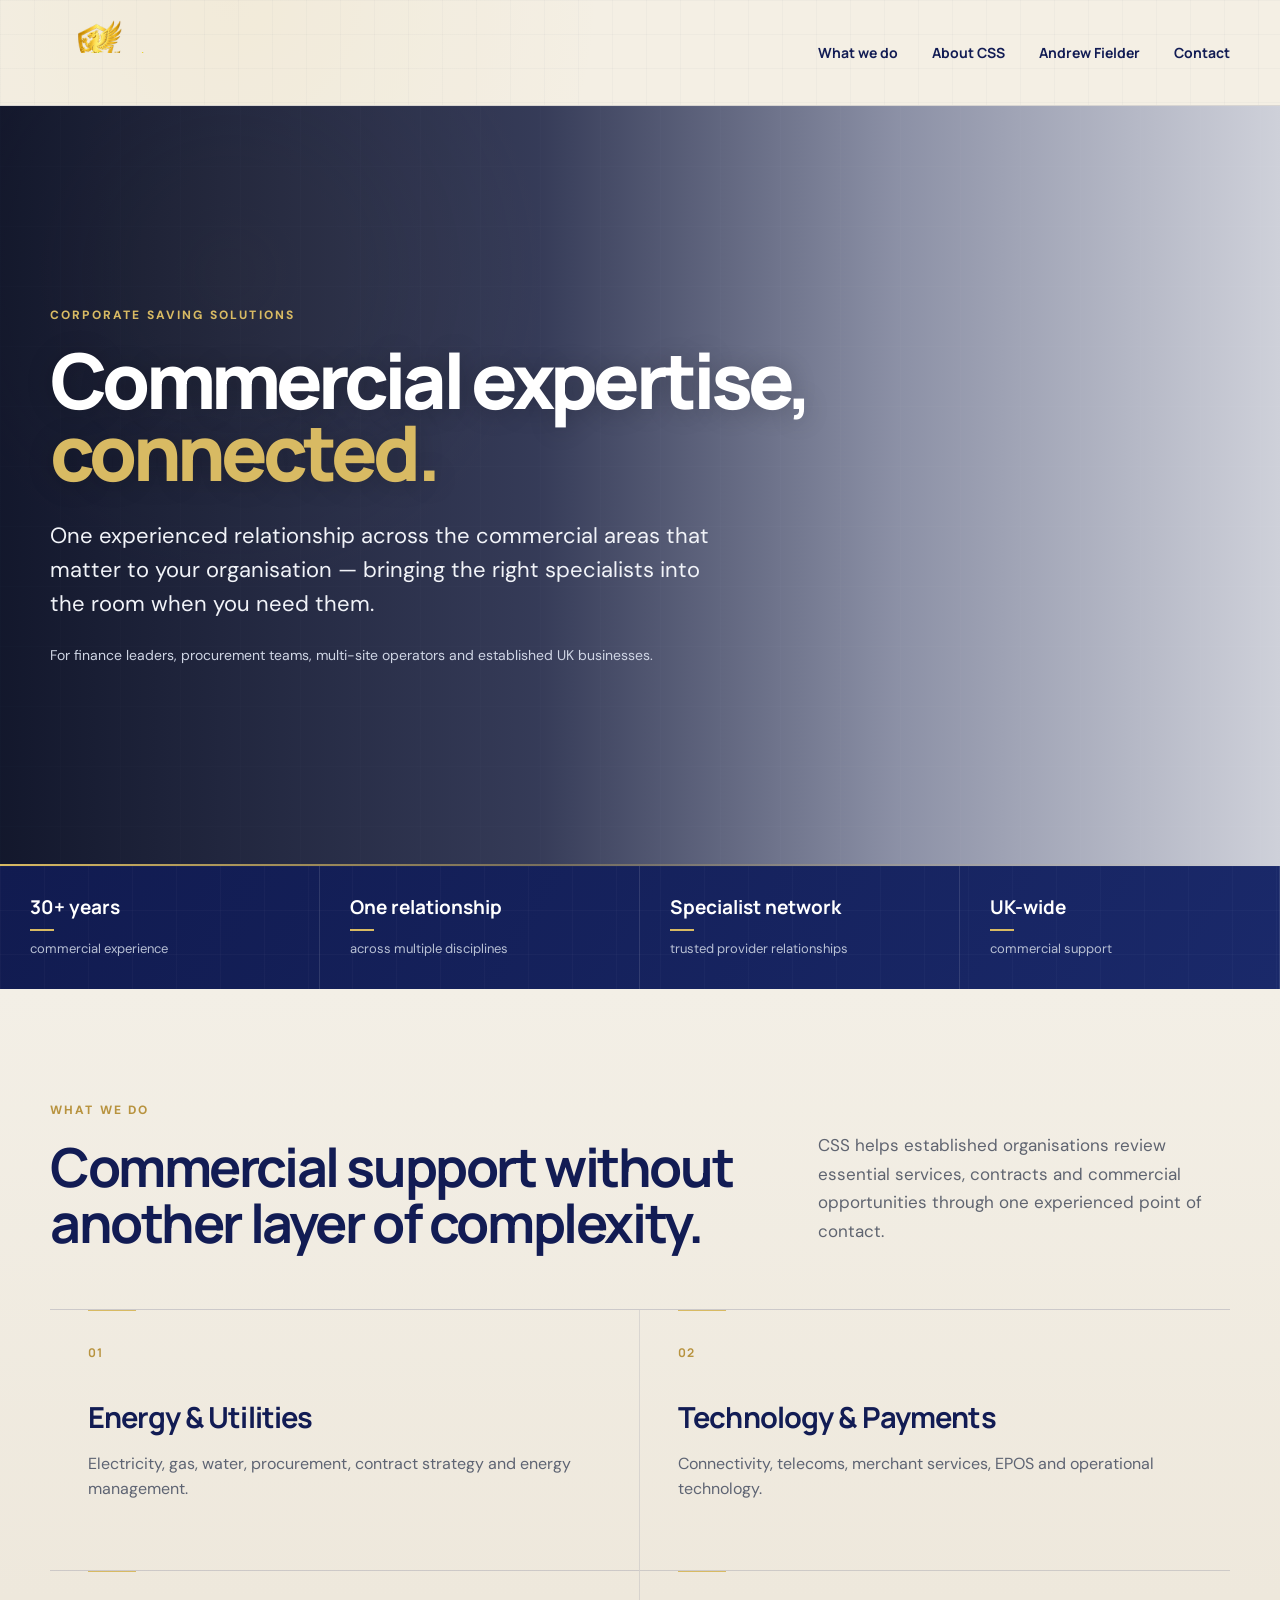
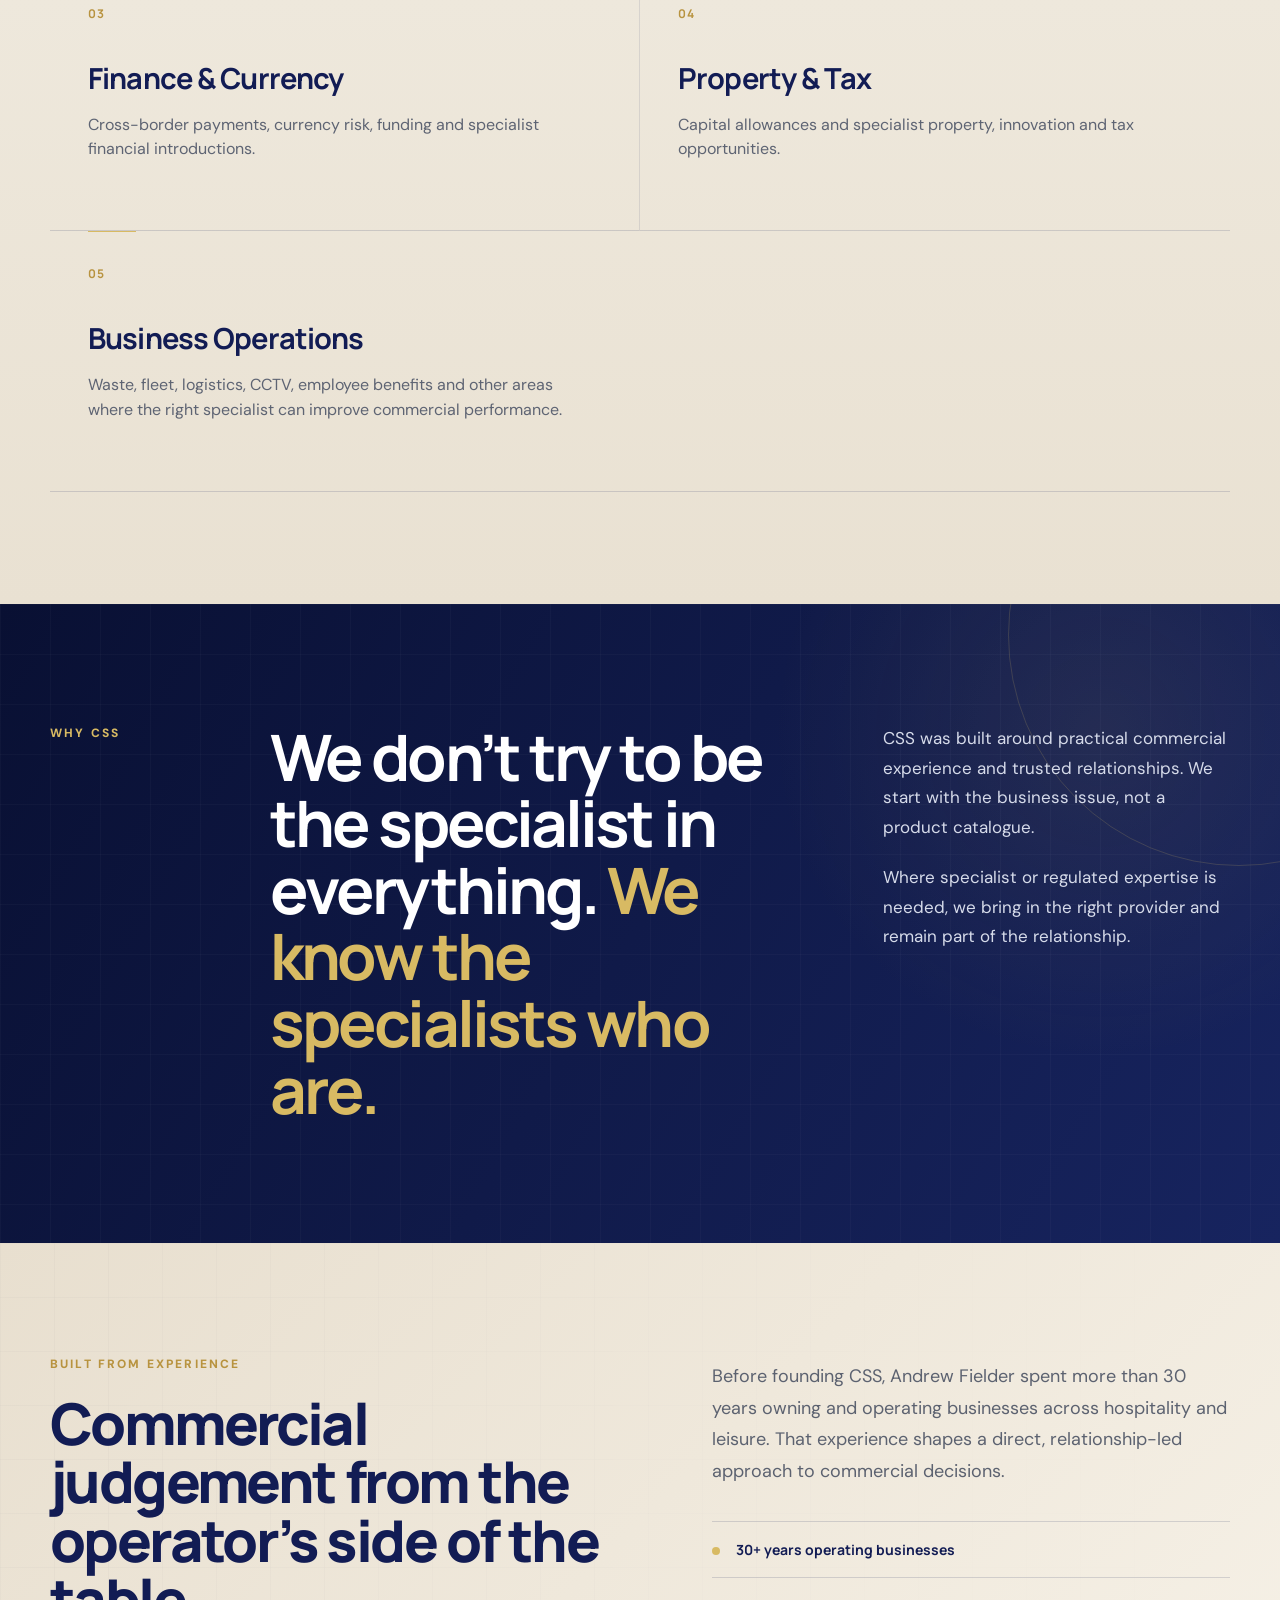
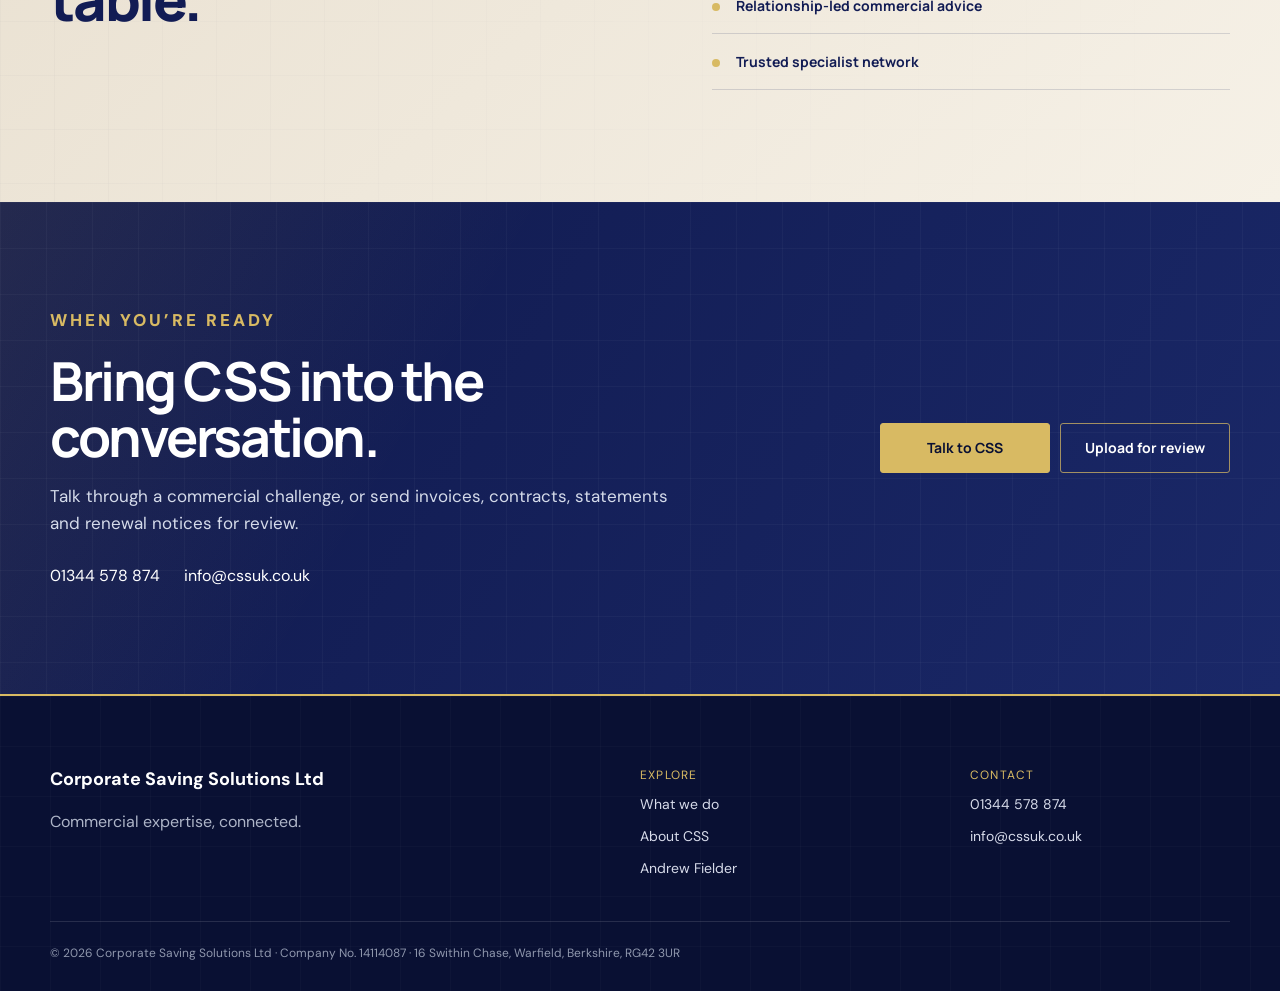
<file: index.html>
<!doctype html><html lang="en"><head><meta charset="utf-8"><meta name="viewport" content="width=device-width,initial-scale=1"><title>Corporate Saving Solutions | Commercial expertise, connected.</title><meta name="description" content="Corporate Saving Solutions connects established organisations with trusted specialists across utilities, technology, payments, finance, property and operations."><link rel="preconnect" href="https://fonts.googleapis.com"><link rel="preconnect" href="https://fonts.gstatic.com" crossorigin><link href="https://fonts.googleapis.com/css2?family=DM+Sans:wght@400;500;600;700&family=Manrope:wght@500;600;700;800&display=swap" rel="stylesheet"><link rel="stylesheet" href="styles.css"><link rel="stylesheet" href="refresh.css"><link rel="stylesheet" href="logo-fix.css?v=2"></head><body><header class="site-header"><a class="brand" href="#top"><img src="public/css-logo.png?v=20260914e" alt="Corporate Saving Solutions"></a><button class="nav-toggle" aria-label="Open menu">Menu</button><nav><a href="#services">What we do</a><a href="#about">About CSS</a><a href="#andrew">Andrew Fielder</a><a href="#contact">Contact</a></nav></header><main id="top"><section class="home-hero"><div class="home-hero-copy"><div class="hero-copy-inner"><p class="kicker">Corporate Saving Solutions</p><h1>Commercial expertise, <em>connected.</em></h1><p class="hero-intro">One experienced relationship across the commercial areas that matter to your organisation — bringing the right specialists into the room when you need them.</p><p class="hero-audience">For finance leaders, procurement teams, multi-site operators and established UK businesses.</p></div></div></section><section class="proof-bar"><div><strong>30+ years</strong><span>commercial experience</span></div><div><strong>One relationship</strong><span>across multiple disciplines</span></div><div><strong>Specialist network</strong><span>trusted provider relationships</span></div><div><strong>UK-wide</strong><span>commercial support</span></div></section><section class="section services-home" id="services"><div class="wrap"><div class="section-intro-row"><div><p class="kicker dark-kicker">What we do</p><h2>Commercial support without another layer of complexity.</h2></div><p>CSS helps established organisations review essential services, contracts and commercial opportunities through one experienced point of contact.</p></div><div class="service-grid premium-grid"><article class="service-tile"><span>01</span><h3>Energy & Utilities</h3><p>Electricity, gas, water, procurement, contract strategy and energy management.</p></article><article class="service-tile"><span>02</span><h3>Technology & Payments</h3><p>Connectivity, telecoms, merchant services, EPOS and operational technology.</p></article><article class="service-tile"><span>03</span><h3>Finance & Currency</h3><p>Cross-border payments, currency risk, funding and specialist financial introductions.</p></article><article class="service-tile"><span>04</span><h3>Property & Tax</h3><p>Capital allowances and specialist property, innovation and tax opportunities.</p></article><article class="service-tile wide-tile"><span>05</span><h3>Business Operations</h3><p>Waste, fleet, logistics, CCTV, employee benefits and other areas where the right specialist can improve commercial performance.</p></article></div></div></section><section class="statement-section" id="about"><div class="wrap statement-grid"><p class="kicker gold-kicker">Why CSS</p><h2>We don’t try to be the specialist in everything. <em>We know the specialists who are.</em></h2><div class="statement-copy"><p>CSS was built around practical commercial experience and trusted relationships. We start with the business issue, not a product catalogue.</p><p>Where specialist or regulated expertise is needed, we bring in the right provider and remain part of the relationship.</p></div></div></section><section class="experience-section" id="andrew"><div class="wrap experience-grid"><div><p class="kicker dark-kicker">Built from experience</p><h2>Commercial judgement from the operator’s side of the table.</h2></div><div><p>Before founding CSS, Andrew Fielder spent more than 30 years owning and operating businesses across hospitality and leisure. That experience shapes a direct, relationship-led approach to commercial decisions.</p><div class="experience-points"><span>30+ years operating businesses</span><span>Relationship-led commercial advice</span><span>Trusted specialist network</span></div></div></div></section><section class="conversion-section" id="contact"><div class="wrap conversion-grid"><div><p class="kicker gold-kicker">When you’re ready</p><h2>Bring CSS into the conversation.</h2><p>Talk through a commercial challenge, or send invoices, contracts, statements and renewal notices for review.</p><div class="contact-lines"><a href="tel:01344578874">01344 578 874</a><a href="mailto:info@cssuk.co.uk">info@cssuk.co.uk</a></div></div><div class="conversion-actions"><a class="button primary" href="mailto:info@cssuk.co.uk">Talk to CSS</a><a class="button secondary" href="upload.html">Upload for review</a></div></div></section></main><footer><div class="wrap premium-footer"><div><strong>Corporate Saving Solutions Ltd</strong><p>Commercial expertise, connected.</p></div><div><span>Explore</span><a href="#services">What we do</a><a href="#about">About CSS</a><a href="#andrew">Andrew Fielder</a></div><div><span>Contact</span><a href="tel:01344578874">01344 578 874</a><a href="mailto:info@cssuk.co.uk">info@cssuk.co.uk</a></div></div><div class="wrap legal">© 2026 Corporate Saving Solutions Ltd · Company No. 14114087 · 16 Swithin Chase, Warfield, Berkshire, RG42 3UR</div></footer><script src="script.js"></script></body></html>
</file>
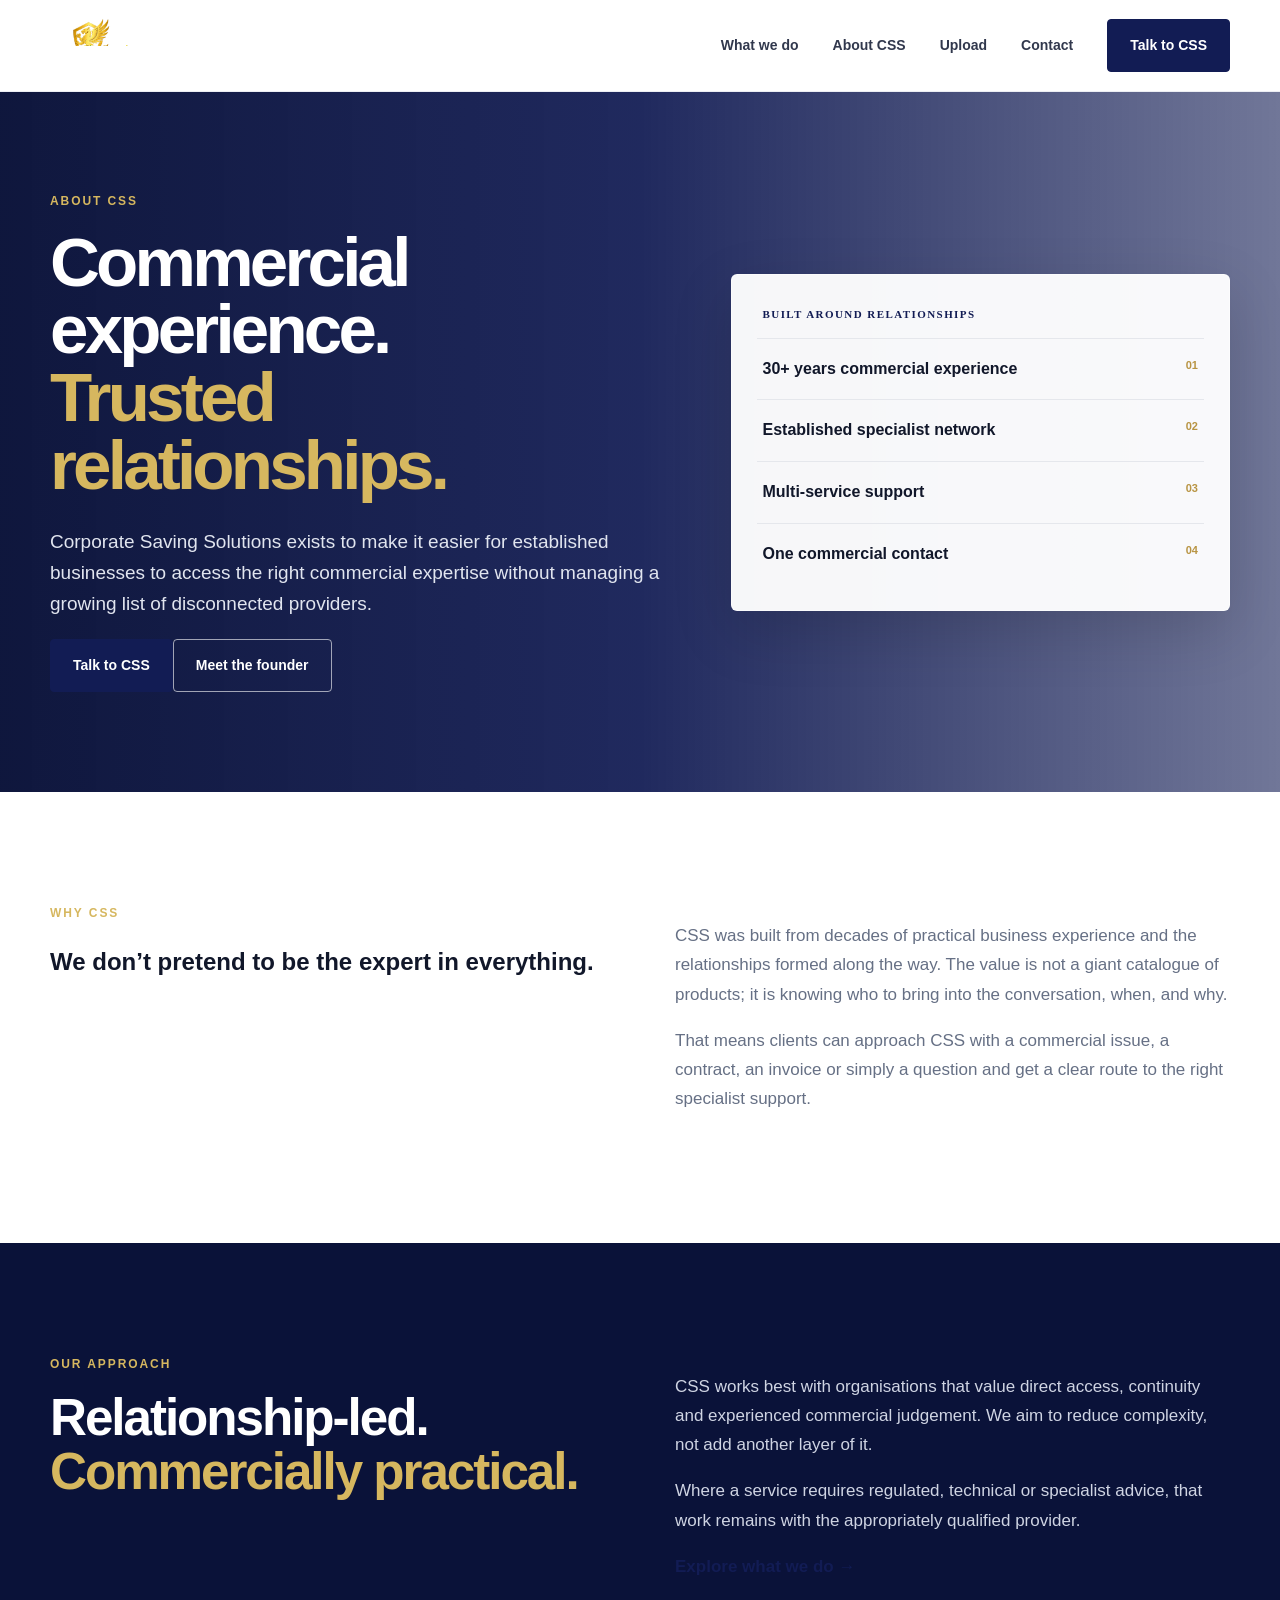
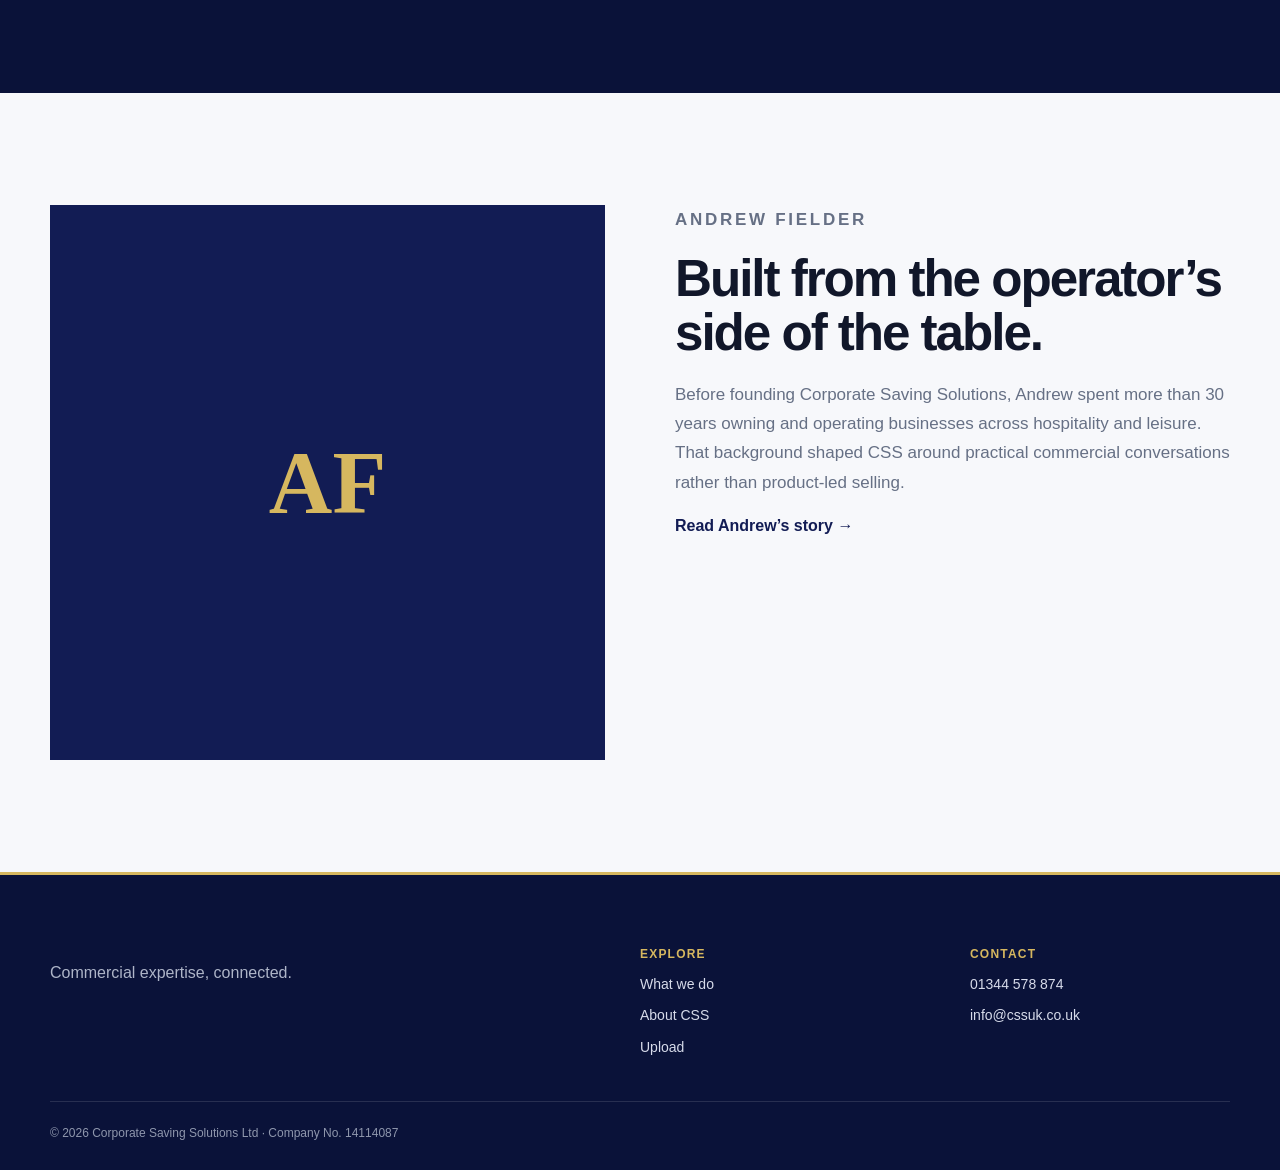
<file: about.html>
<!doctype html><html lang="en"><head><meta charset="utf-8"><meta name="viewport" content="width=device-width,initial-scale=1"><title>About CSS | Corporate Saving Solutions</title><meta name="description" content="About Corporate Saving Solutions and its relationship-led approach to commercial services."><link rel="stylesheet" href="styles.css"></head><body><header class="site-header"><a class="brand" href="index.html"><img src="https://cssuk.co.uk/wp-content/uploads/2024/11/Capture-e1727956403938.png" alt="Corporate Saving Solutions"></a><button class="nav-toggle" aria-label="Open menu" onclick="document.body.classList.toggle('menu-open')">☰</button><nav><a href="what-we-do.html">What we do</a><a href="about.html">About CSS</a><a href="upload.html">Upload</a><a href="contact.html">Contact</a><a class="btn btn-small" href="contact.html">Talk to CSS</a></nav></header><main><section class="hero"><div class="hero-grid"></div><div class="hero-orb hero-orb-a"></div><div class="wrap hero-inner"><div class="hero-copy"><p class="eyebrow">About CSS</p><h1>Commercial experience.<br><span>Trusted relationships.</span></h1><p class="lead">Corporate Saving Solutions exists to make it easier for established businesses to access the right commercial expertise without managing a growing list of disconnected providers.</p><div class="hero-actions"><a class="btn" href="contact.html">Talk to CSS</a><a class="btn btn-ghost" href="founder.html">Meet the founder</a></div></div><aside class="hero-card"><div class="hero-card-top"><span class="dot"></span><span>Built around relationships</span></div><div class="signal"><span>30+ years commercial experience</span><b>01</b></div><div class="signal"><span>Established specialist network</span><b>02</b></div><div class="signal"><span>Multi-service support</span><b>03</b></div><div class="signal"><span>One commercial contact</span><b>04</b></div></aside></div></section><section class="section"><div class="wrap split"><div><p class="eyebrow">Why CSS</p><h2>We don’t pretend to be the expert in everything.</h2></div><div class="body-copy"><p>CSS was built from decades of practical business experience and the relationships formed along the way. The value is not a giant catalogue of products; it is knowing who to bring into the conversation, when, and why.</p><p>That means clients can approach CSS with a commercial issue, a contract, an invoice or simply a question and get a clear route to the right specialist support.</p></div></div></section><section class="section dark"><div class="wrap split"><div><p class="eyebrow light">Our approach</p><h2>Relationship-led.<br><span>Commercially practical.</span></h2></div><div class="body-copy"><p>CSS works best with organisations that value direct access, continuity and experienced commercial judgement. We aim to reduce complexity, not add another layer of it.</p><p>Where a service requires regulated, technical or specialist advice, that work remains with the appropriately qualified provider.</p><a class="text-link light-link" href="what-we-do.html">Explore what we do →</a></div></div></section><section class="section founder"><div class="wrap founder-grid"><div class="founder-mark">AF</div><div><p class="eyebrow">Andrew Fielder</p><h2>Built from the operator’s side of the table.</h2><p>Before founding Corporate Saving Solutions, Andrew spent more than 30 years owning and operating businesses across hospitality and leisure. That background shaped CSS around practical commercial conversations rather than product-led selling.</p><a class="text-link" href="founder.html">Read Andrew’s story →</a></div></div></section></main><footer><div class="wrap footer-grid"><div class="footer-brand"><img src="https://cssuk.co.uk/wp-content/uploads/2024/11/Capture-e1727956403938.png" alt="Corporate Saving Solutions"><p>Commercial expertise, connected.</p></div><div><strong>Explore</strong><a href="what-we-do.html">What we do</a><a href="about.html">About CSS</a><a href="upload.html">Upload</a></div><div><strong>Contact</strong><a href="tel:01344578874">01344 578 874</a><a href="mailto:info@cssuk.co.uk">info@cssuk.co.uk</a></div></div><div class="wrap legal">© 2026 Corporate Saving Solutions Ltd · Company No. 14114087</div></footer><script src="script.js"></script></body></html>
</file>
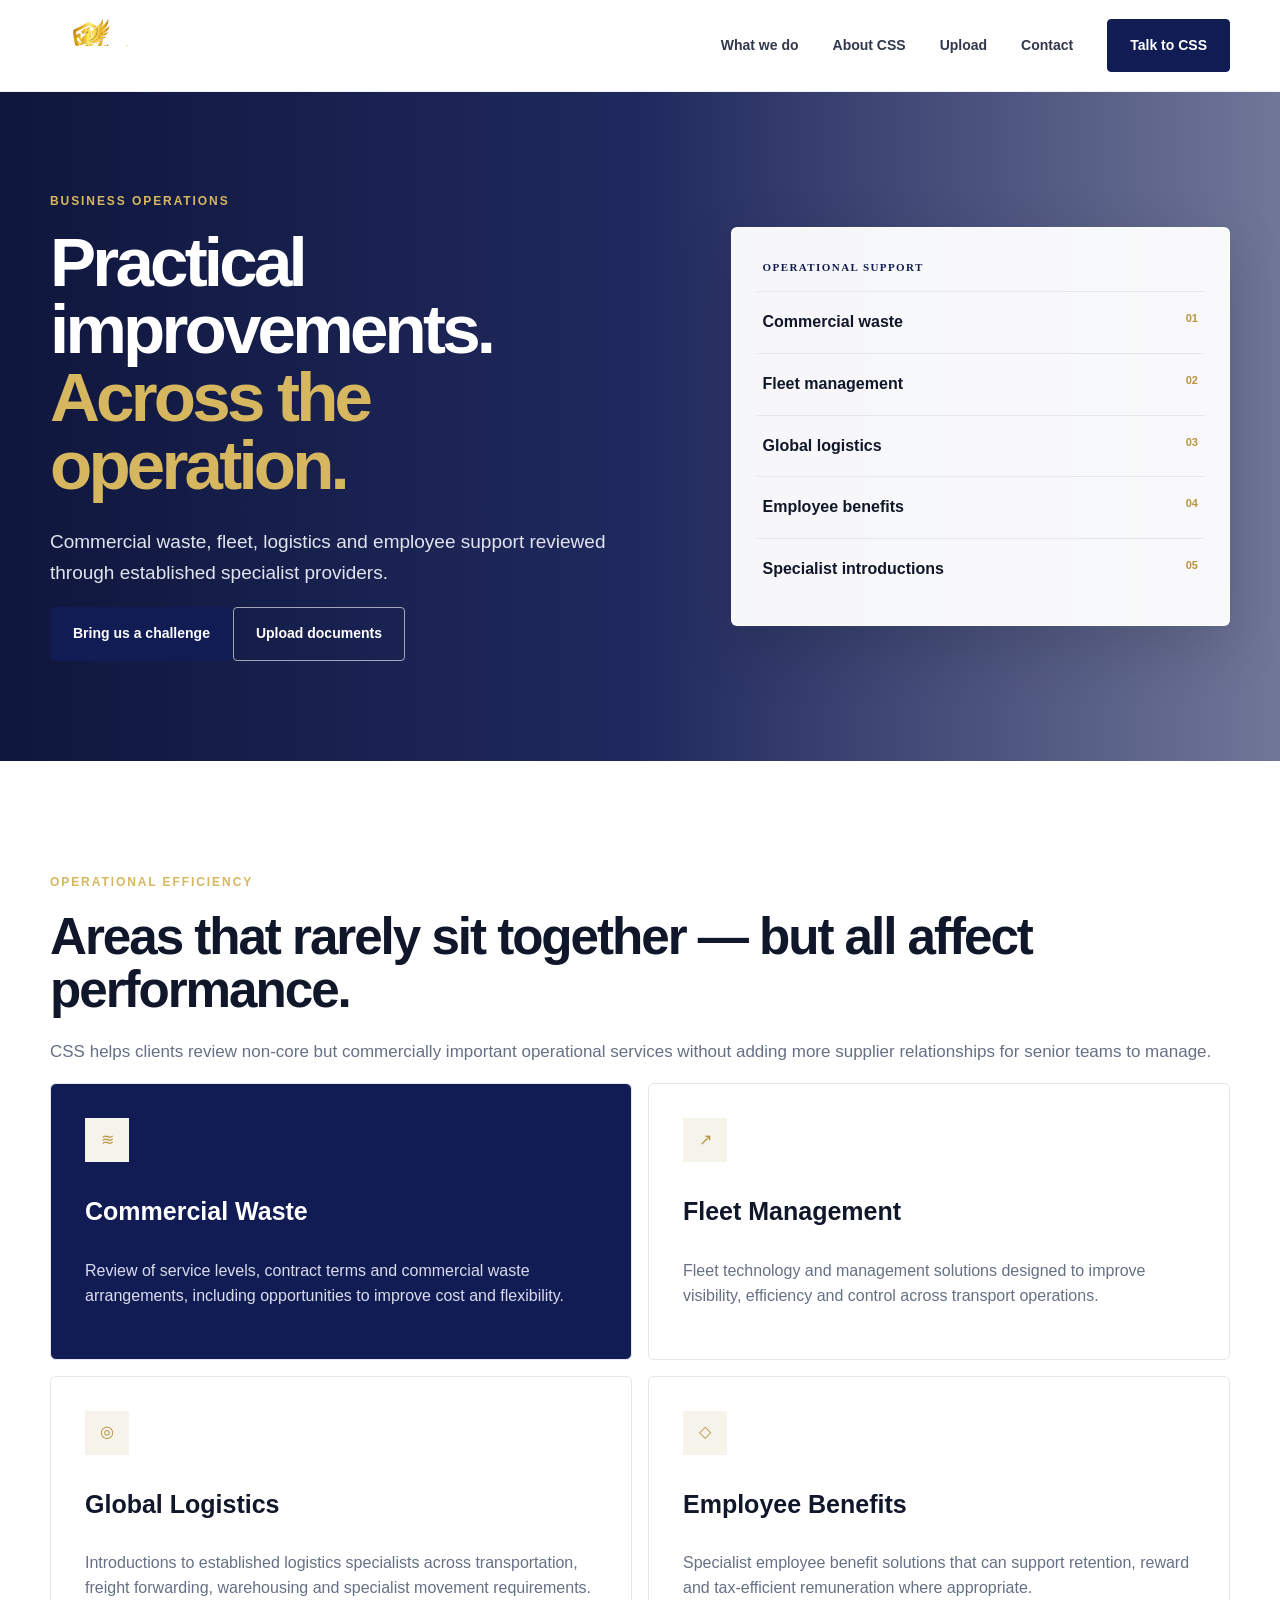
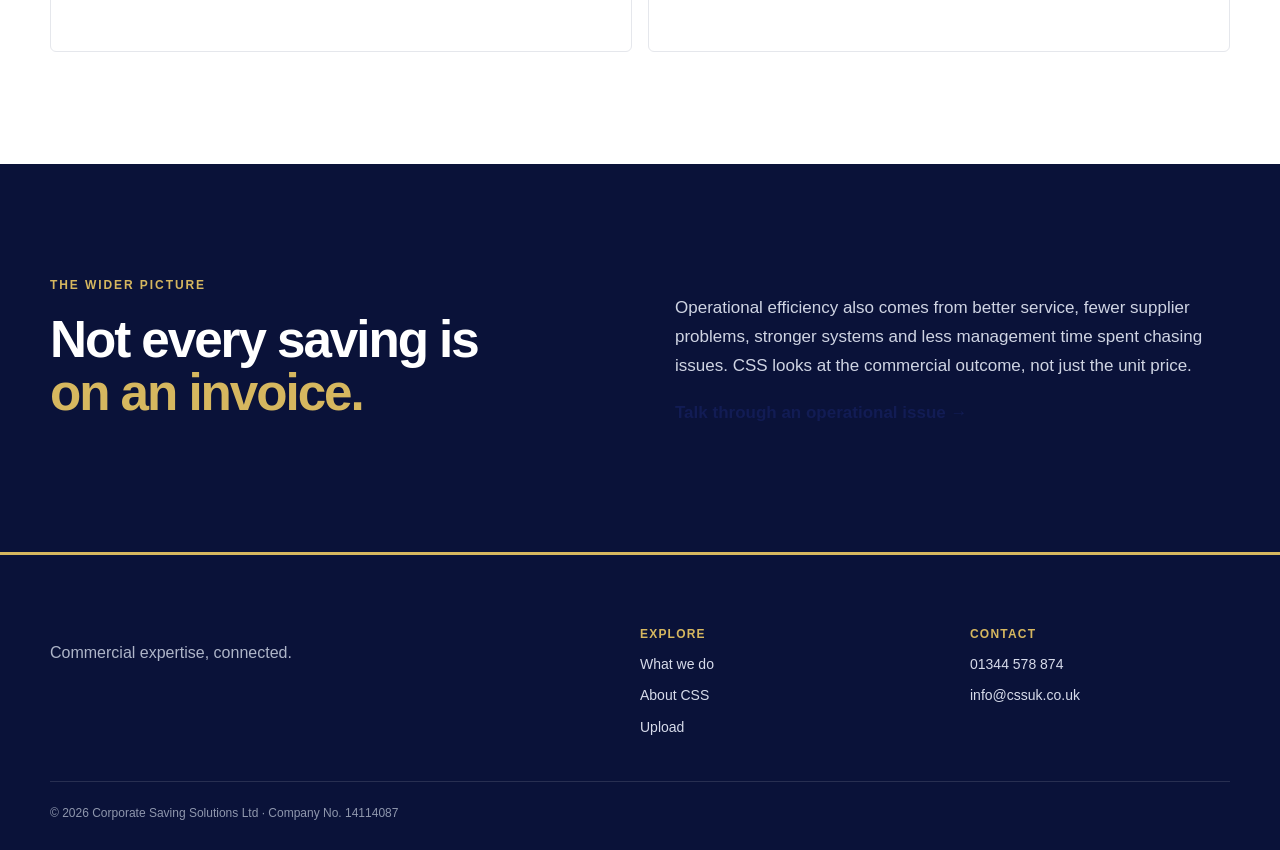
<file: business-operations.html>
<!doctype html><html lang="en"><head><meta charset="utf-8"><meta name="viewport" content="width=device-width,initial-scale=1"><title>Business Operations | Corporate Saving Solutions</title><meta name="description" content="Commercial waste, fleet, logistics and employee benefit support from Corporate Saving Solutions."><link rel="stylesheet" href="styles.css"></head><body><header class="site-header"><a class="brand" href="index.html"><img src="https://cssuk.co.uk/wp-content/uploads/2024/11/Capture-e1727956403938.png" alt="Corporate Saving Solutions"></a><button class="nav-toggle" aria-label="Open menu" onclick="document.body.classList.toggle('menu-open')">☰</button><nav><a href="what-we-do.html">What we do</a><a href="about.html">About CSS</a><a href="upload.html">Upload</a><a href="contact.html">Contact</a><a class="btn btn-small" href="contact.html">Talk to CSS</a></nav></header><main><section class="hero"><div class="hero-grid"></div><div class="hero-orb hero-orb-a"></div><div class="wrap hero-inner"><div class="hero-copy"><p class="eyebrow">Business operations</p><h1>Practical improvements.<br><span>Across the operation.</span></h1><p class="lead">Commercial waste, fleet, logistics and employee support reviewed through established specialist providers.</p><div class="hero-actions"><a class="btn" href="contact.html">Bring us a challenge</a><a class="btn btn-ghost" href="upload.html">Upload documents</a></div></div><aside class="hero-card"><div class="hero-card-top"><span class="dot"></span><span>Operational support</span></div><div class="signal"><span>Commercial waste</span><b>01</b></div><div class="signal"><span>Fleet management</span><b>02</b></div><div class="signal"><span>Global logistics</span><b>03</b></div><div class="signal"><span>Employee benefits</span><b>04</b></div><div class="signal"><span>Specialist introductions</span><b>05</b></div></aside></div></section><section class="section"><div class="wrap"><div class="section-head"><p class="eyebrow">Operational efficiency</p><h2>Areas that rarely sit together — but all affect performance.</h2><p>CSS helps clients review non-core but commercially important operational services without adding more supplier relationships for senior teams to manage.</p></div><div class="cards"><article class="service-card featured"><div class="icon">≋</div><h3>Commercial Waste</h3><p>Review of service levels, contract terms and commercial waste arrangements, including opportunities to improve cost and flexibility.</p></article><article class="service-card"><div class="icon">↗</div><h3>Fleet Management</h3><p>Fleet technology and management solutions designed to improve visibility, efficiency and control across transport operations.</p></article><article class="service-card"><div class="icon">◎</div><h3>Global Logistics</h3><p>Introductions to established logistics specialists across transportation, freight forwarding, warehousing and specialist movement requirements.</p></article><article class="service-card"><div class="icon">◇</div><h3>Employee Benefits</h3><p>Specialist employee benefit solutions that can support retention, reward and tax-efficient remuneration where appropriate.</p></article></div></div></section><section class="section dark"><div class="wrap split"><div><p class="eyebrow light">The wider picture</p><h2>Not every saving is<br><span>on an invoice.</span></h2></div><div class="body-copy"><p>Operational efficiency also comes from better service, fewer supplier problems, stronger systems and less management time spent chasing issues. CSS looks at the commercial outcome, not just the unit price.</p><a class="text-link light-link" href="contact.html">Talk through an operational issue →</a></div></div></section></main><footer><div class="wrap footer-grid"><div class="footer-brand"><img src="https://cssuk.co.uk/wp-content/uploads/2024/11/Capture-e1727956403938.png" alt="Corporate Saving Solutions"><p>Commercial expertise, connected.</p></div><div><strong>Explore</strong><a href="what-we-do.html">What we do</a><a href="about.html">About CSS</a><a href="upload.html">Upload</a></div><div><strong>Contact</strong><a href="tel:01344578874">01344 578 874</a><a href="mailto:info@cssuk.co.uk">info@cssuk.co.uk</a></div></div><div class="wrap legal">© 2026 Corporate Saving Solutions Ltd · Company No. 14114087</div></footer><script src="script.js"></script></body></html>
</file>
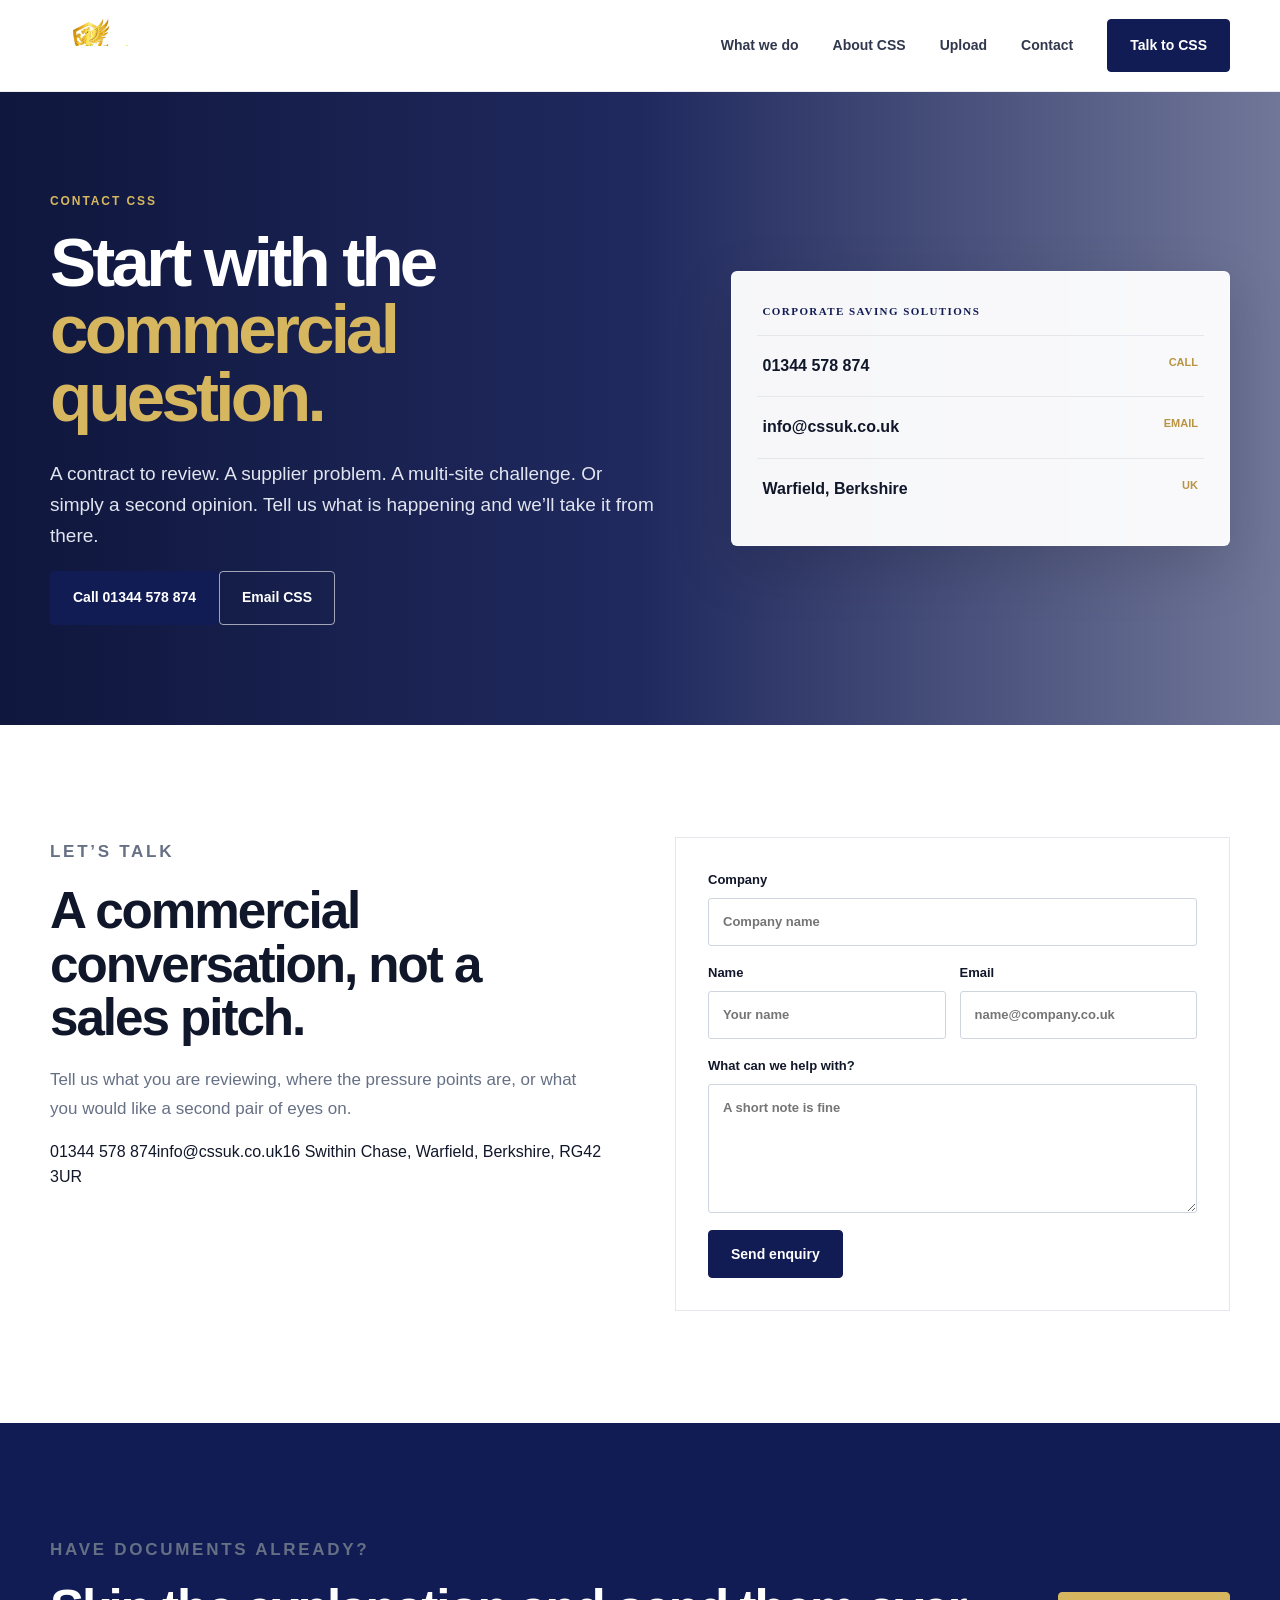
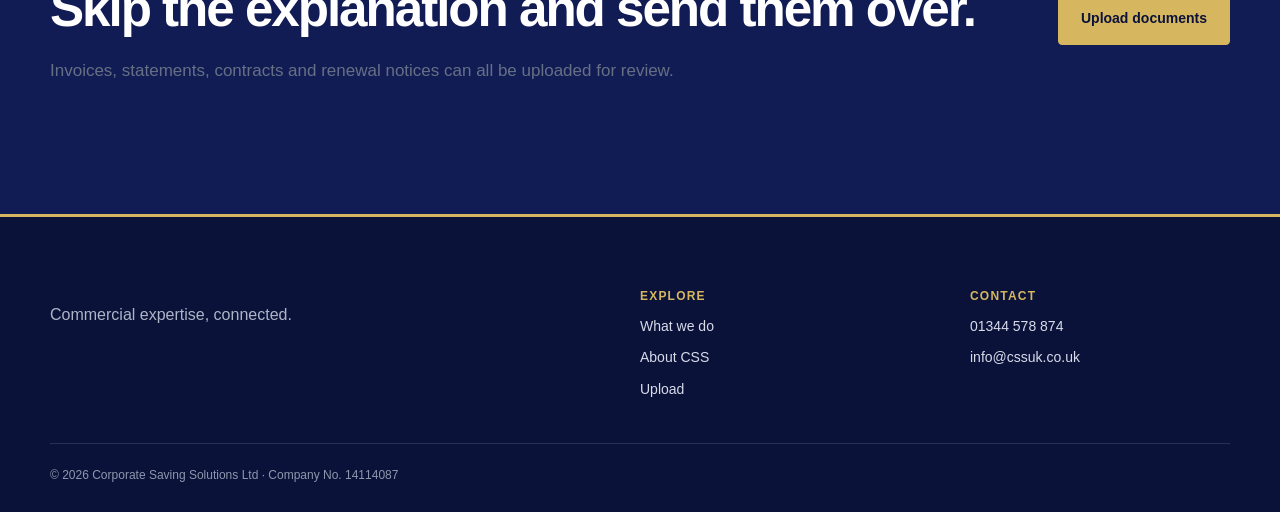
<file: contact.html>
<!doctype html><html lang="en"><head><meta charset="utf-8"><meta name="viewport" content="width=device-width,initial-scale=1"><title>Contact | Corporate Saving Solutions</title><meta name="description" content="Contact Corporate Saving Solutions to discuss a commercial review, supplier issue or new opportunity."><link rel="stylesheet" href="styles.css"></head><body><header class="site-header"><a class="brand" href="index.html"><img src="https://cssuk.co.uk/wp-content/uploads/2024/11/Capture-e1727956403938.png" alt="Corporate Saving Solutions"></a><button class="nav-toggle" aria-label="Open menu" onclick="document.body.classList.toggle('menu-open')">☰</button><nav><a href="what-we-do.html">What we do</a><a href="about.html">About CSS</a><a href="upload.html">Upload</a><a href="contact.html">Contact</a><a class="btn btn-small" href="contact.html">Talk to CSS</a></nav></header><main><section class="hero"><div class="hero-grid"></div><div class="hero-orb hero-orb-a"></div><div class="wrap hero-inner"><div class="hero-copy"><p class="eyebrow">Contact CSS</p><h1>Start with the<br><span>commercial question.</span></h1><p class="lead">A contract to review. A supplier problem. A multi-site challenge. Or simply a second opinion. Tell us what is happening and we’ll take it from there.</p><div class="hero-actions"><a class="btn" href="tel:01344578874">Call 01344 578 874</a><a class="btn btn-ghost" href="mailto:info@cssuk.co.uk">Email CSS</a></div></div><aside class="hero-card"><div class="hero-card-top"><span class="dot"></span><span>Corporate Saving Solutions</span></div><div class="signal"><span>01344 578 874</span><b>CALL</b></div><div class="signal"><span>info@cssuk.co.uk</span><b>EMAIL</b></div><div class="signal"><span>Warfield, Berkshire</span><b>UK</b></div></aside></div></section><section class="section contact"><div class="wrap contact-grid"><div><p class="eyebrow">Let’s talk</p><h2>A commercial conversation, not a sales pitch.</h2><p>Tell us what you are reviewing, where the pressure points are, or what you would like a second pair of eyes on.</p><div class="contact-details"><a href="tel:01344578874">01344 578 874</a><a href="mailto:info@cssuk.co.uk">info@cssuk.co.uk</a><span>16 Swithin Chase, Warfield, Berkshire, RG42 3UR</span></div></div><form class="contact-form" action="mailto:info@cssuk.co.uk" method="post" enctype="text/plain"><label>Company<input name="company" placeholder="Company name" required></label><div class="form-row"><label>Name<input name="name" placeholder="Your name" required></label><label>Email<input name="email" type="email" placeholder="name@company.co.uk" required></label></div><label>What can we help with?<textarea name="message" rows="5" placeholder="A short note is fine"></textarea></label><button class="btn" type="submit">Send enquiry</button></form></div></section><section class="section review-band"><div class="wrap review-grid"><div><p class="eyebrow">Have documents already?</p><h2>Skip the explanation and send them over.</h2><p>Invoices, statements, contracts and renewal notices can all be uploaded for review.</p></div><div><a class="btn btn-light" href="upload.html">Upload documents</a></div></div></section></main><footer><div class="wrap footer-grid"><div class="footer-brand"><img src="https://cssuk.co.uk/wp-content/uploads/2024/11/Capture-e1727956403938.png" alt="Corporate Saving Solutions"><p>Commercial expertise, connected.</p></div><div><strong>Explore</strong><a href="what-we-do.html">What we do</a><a href="about.html">About CSS</a><a href="upload.html">Upload</a></div><div><strong>Contact</strong><a href="tel:01344578874">01344 578 874</a><a href="mailto:info@cssuk.co.uk">info@cssuk.co.uk</a></div></div><div class="wrap legal">© 2026 Corporate Saving Solutions Ltd · Company No. 14114087</div></footer><script src="script.js"></script></body></html>
</file>
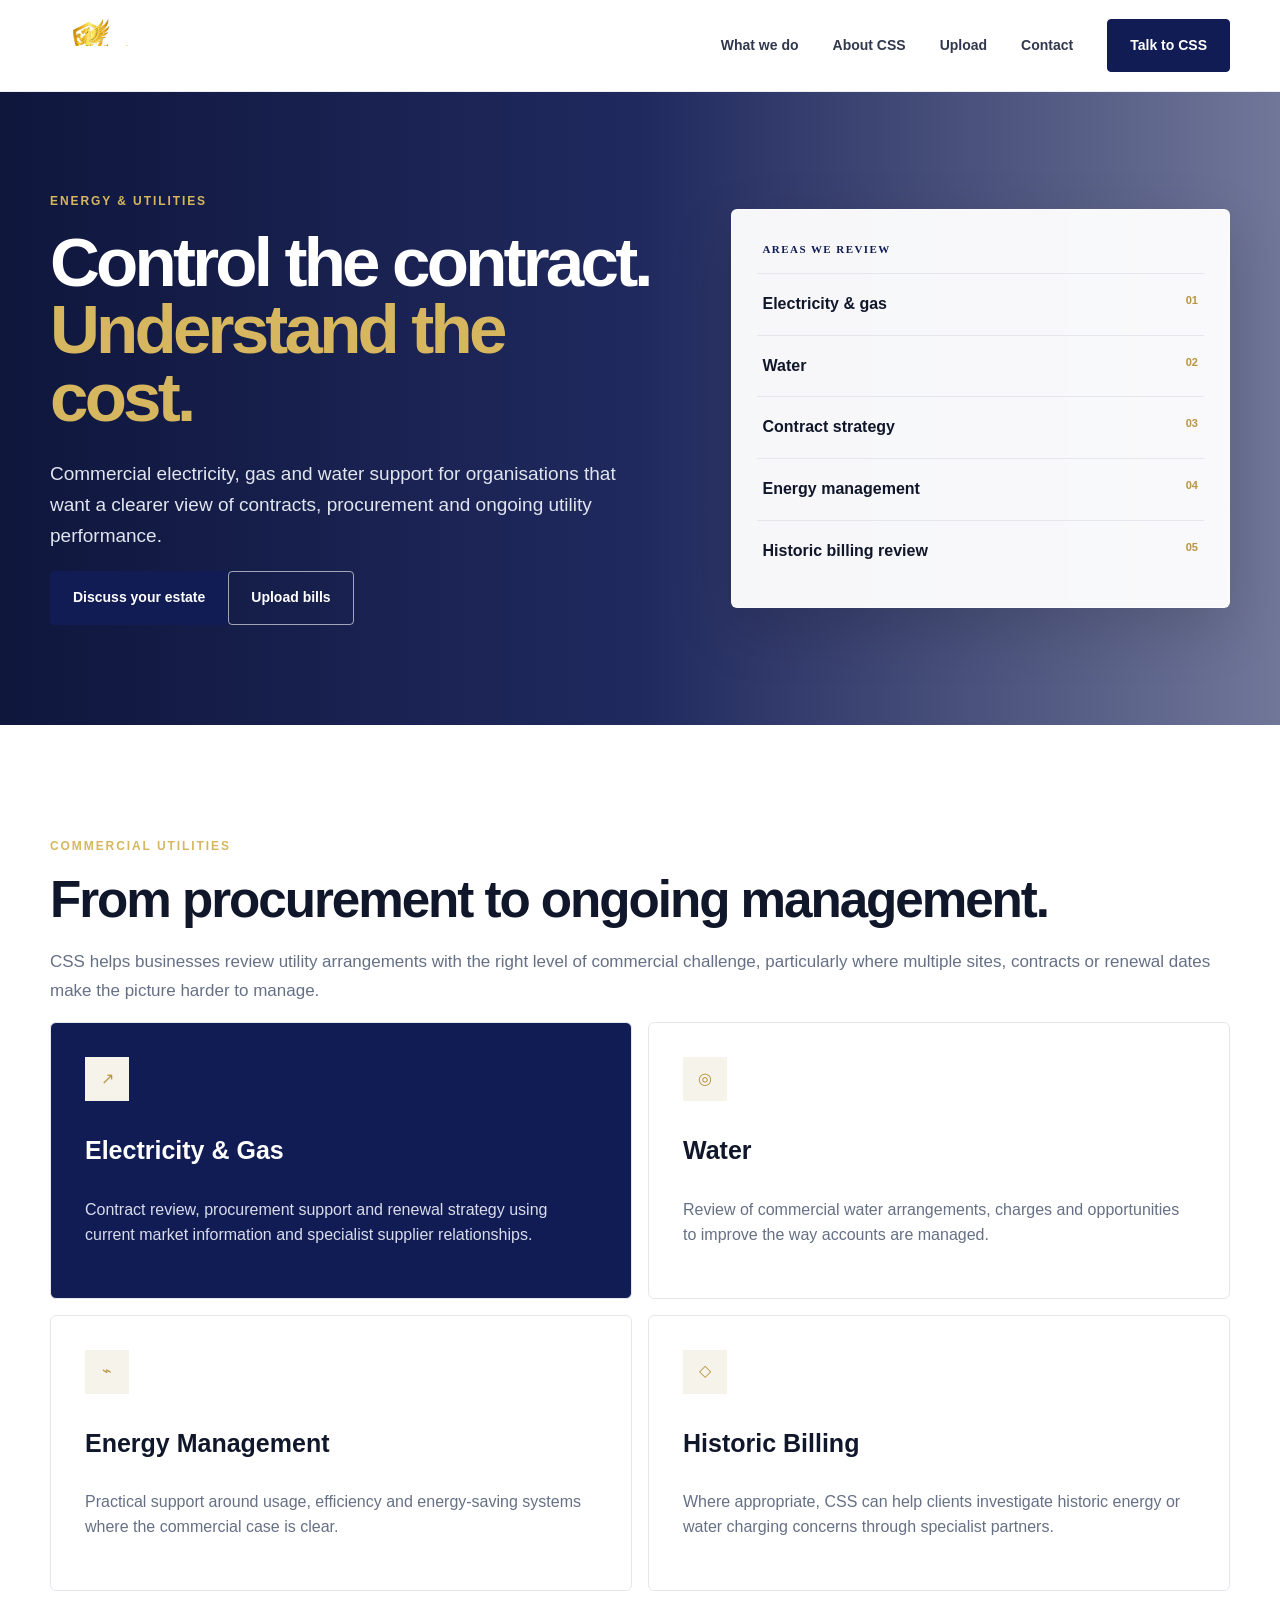
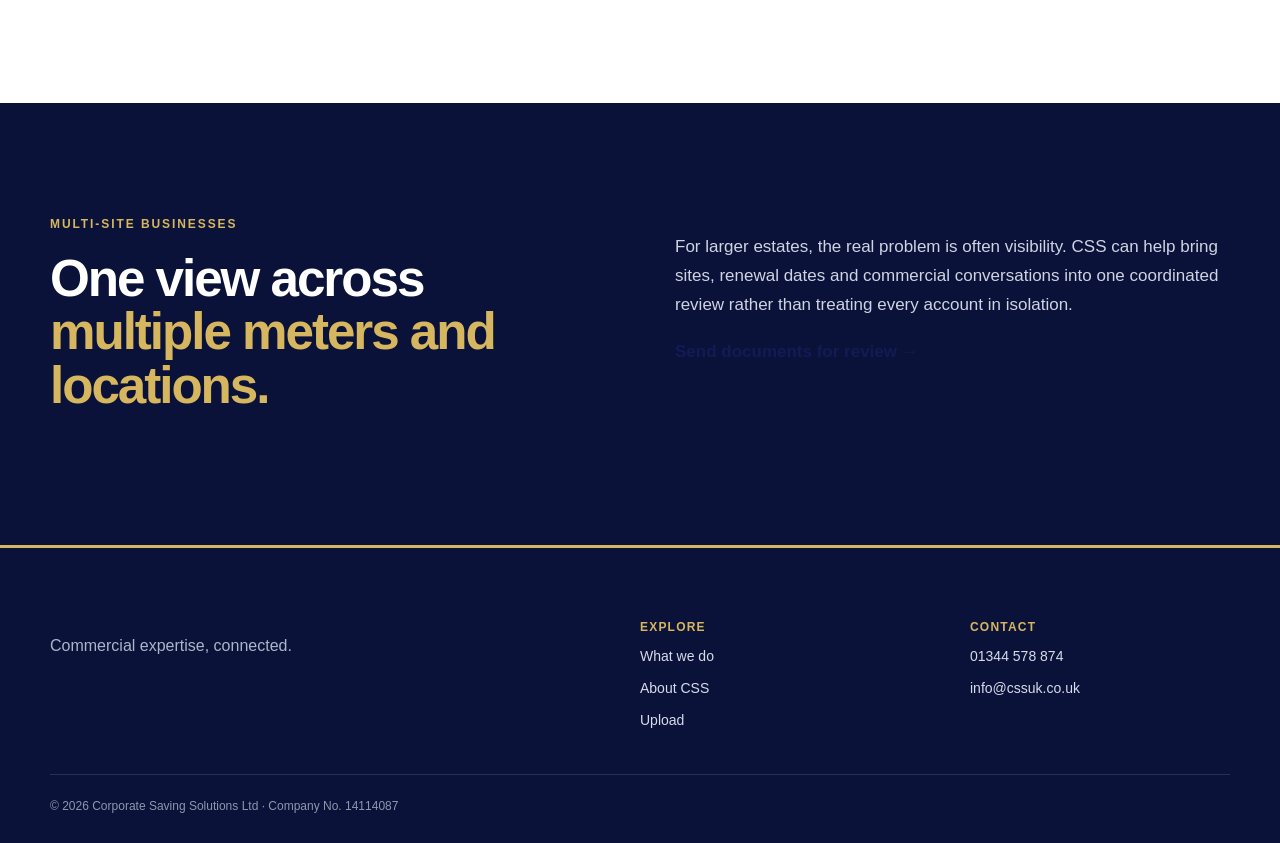
<file: energy-utilities.html>
<!doctype html><html lang="en"><head><meta charset="utf-8"><meta name="viewport" content="width=device-width,initial-scale=1"><title>Energy & Utilities | Corporate Saving Solutions</title><meta name="description" content="Commercial electricity, gas, water, procurement and energy management support from Corporate Saving Solutions."><link rel="stylesheet" href="styles.css"></head><body><header class="site-header"><a class="brand" href="index.html"><img src="https://cssuk.co.uk/wp-content/uploads/2024/11/Capture-e1727956403938.png" alt="Corporate Saving Solutions"></a><button class="nav-toggle" aria-label="Open menu" onclick="document.body.classList.toggle('menu-open')">☰</button><nav><a href="what-we-do.html">What we do</a><a href="about.html">About CSS</a><a href="upload.html">Upload</a><a href="contact.html">Contact</a><a class="btn btn-small" href="contact.html">Talk to CSS</a></nav></header><main><section class="hero"><div class="hero-grid"></div><div class="hero-orb hero-orb-a"></div><div class="wrap hero-inner"><div class="hero-copy"><p class="eyebrow">Energy & utilities</p><h1>Control the contract.<br><span>Understand the cost.</span></h1><p class="lead">Commercial electricity, gas and water support for organisations that want a clearer view of contracts, procurement and ongoing utility performance.</p><div class="hero-actions"><a class="btn" href="contact.html">Discuss your estate</a><a class="btn btn-ghost" href="upload.html">Upload bills</a></div></div><aside class="hero-card"><div class="hero-card-top"><span class="dot"></span><span>Areas we review</span></div><div class="signal"><span>Electricity & gas</span><b>01</b></div><div class="signal"><span>Water</span><b>02</b></div><div class="signal"><span>Contract strategy</span><b>03</b></div><div class="signal"><span>Energy management</span><b>04</b></div><div class="signal"><span>Historic billing review</span><b>05</b></div></aside></div></section><section class="section"><div class="wrap"><div class="section-head"><p class="eyebrow">Commercial utilities</p><h2>From procurement to ongoing management.</h2><p>CSS helps businesses review utility arrangements with the right level of commercial challenge, particularly where multiple sites, contracts or renewal dates make the picture harder to manage.</p></div><div class="cards"><article class="service-card featured"><div class="icon">↗</div><h3>Electricity & Gas</h3><p>Contract review, procurement support and renewal strategy using current market information and specialist supplier relationships.</p></article><article class="service-card"><div class="icon">◎</div><h3>Water</h3><p>Review of commercial water arrangements, charges and opportunities to improve the way accounts are managed.</p></article><article class="service-card"><div class="icon">⌁</div><h3>Energy Management</h3><p>Practical support around usage, efficiency and energy-saving systems where the commercial case is clear.</p></article><article class="service-card"><div class="icon">◇</div><h3>Historic Billing</h3><p>Where appropriate, CSS can help clients investigate historic energy or water charging concerns through specialist partners.</p></article></div></div></section><section class="section dark"><div class="wrap split"><div><p class="eyebrow light">Multi-site businesses</p><h2>One view across<br><span>multiple meters and locations.</span></h2></div><div class="body-copy"><p>For larger estates, the real problem is often visibility. CSS can help bring sites, renewal dates and commercial conversations into one coordinated review rather than treating every account in isolation.</p><a class="text-link light-link" href="upload.html">Send documents for review →</a></div></div></section></main><footer><div class="wrap footer-grid"><div class="footer-brand"><img src="https://cssuk.co.uk/wp-content/uploads/2024/11/Capture-e1727956403938.png" alt="Corporate Saving Solutions"><p>Commercial expertise, connected.</p></div><div><strong>Explore</strong><a href="what-we-do.html">What we do</a><a href="about.html">About CSS</a><a href="upload.html">Upload</a></div><div><strong>Contact</strong><a href="tel:01344578874">01344 578 874</a><a href="mailto:info@cssuk.co.uk">info@cssuk.co.uk</a></div></div><div class="wrap legal">© 2026 Corporate Saving Solutions Ltd · Company No. 14114087</div></footer><script src="script.js"></script></body></html>
</file>
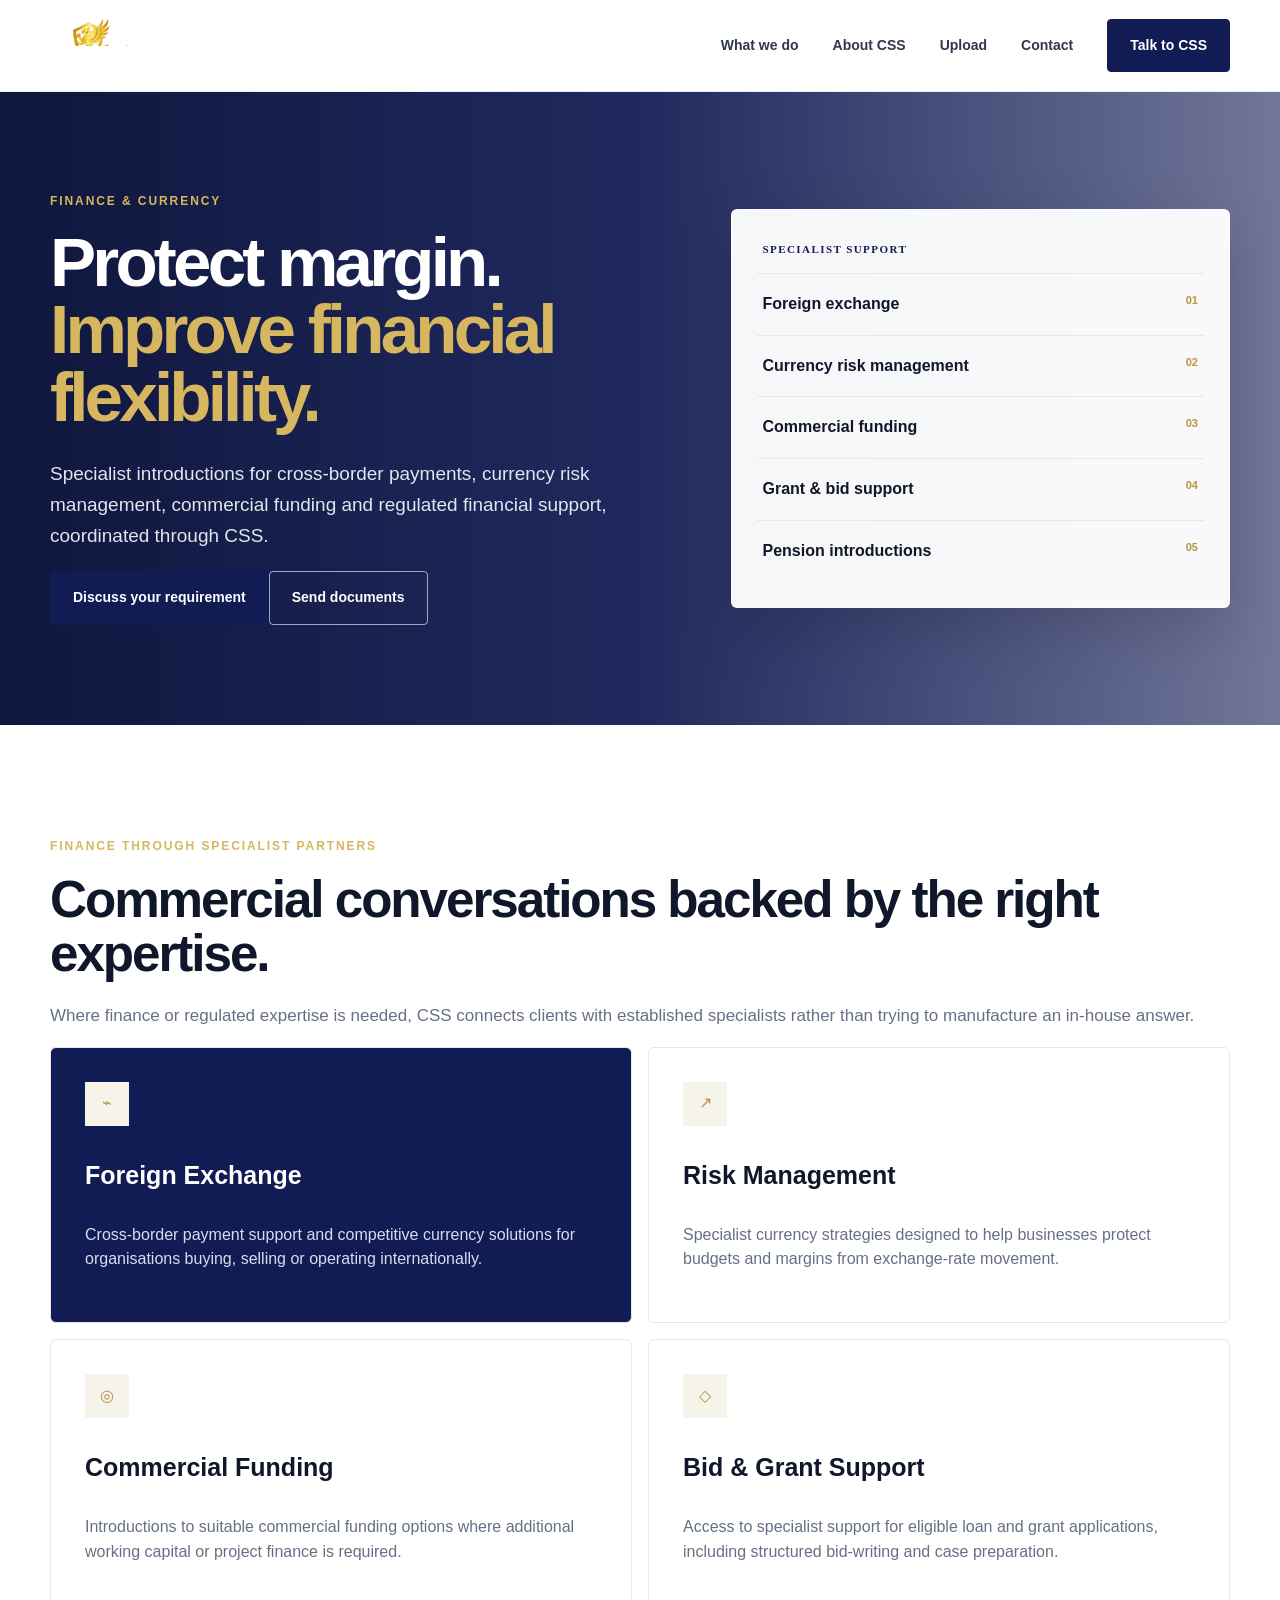
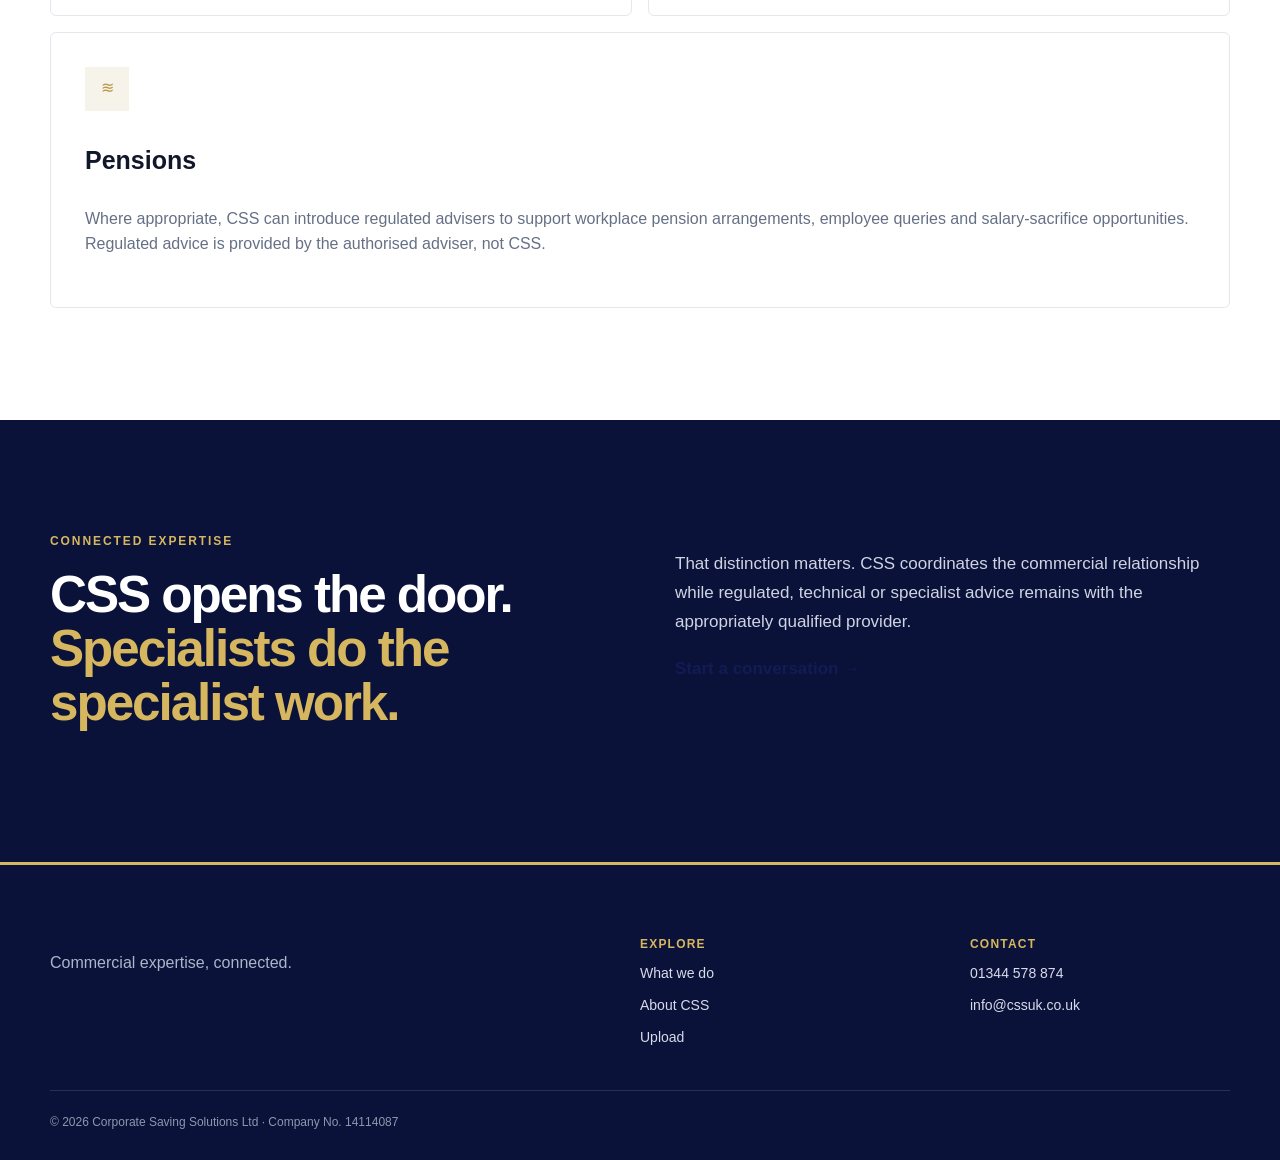
<file: finance-currency.html>
<!doctype html><html lang="en"><head><meta charset="utf-8"><meta name="viewport" content="width=device-width,initial-scale=1"><title>Finance & Currency | Corporate Saving Solutions</title><meta name="description" content="Cross-border currency solutions, risk management, commercial funding and specialist pension introductions from Corporate Saving Solutions."><link rel="stylesheet" href="styles.css"></head><body><header class="site-header"><a class="brand" href="index.html"><img src="https://cssuk.co.uk/wp-content/uploads/2024/11/Capture-e1727956403938.png" alt="Corporate Saving Solutions"></a><button class="nav-toggle" aria-label="Open menu" onclick="document.body.classList.toggle('menu-open')">☰</button><nav><a href="what-we-do.html">What we do</a><a href="about.html">About CSS</a><a href="upload.html">Upload</a><a href="contact.html">Contact</a><a class="btn btn-small" href="contact.html">Talk to CSS</a></nav></header><main><section class="hero"><div class="hero-grid"></div><div class="hero-orb hero-orb-a"></div><div class="wrap hero-inner"><div class="hero-copy"><p class="eyebrow">Finance & currency</p><h1>Protect margin.<br><span>Improve financial flexibility.</span></h1><p class="lead">Specialist introductions for cross-border payments, currency risk management, commercial funding and regulated financial support, coordinated through CSS.</p><div class="hero-actions"><a class="btn" href="contact.html">Discuss your requirement</a><a class="btn btn-ghost" href="upload.html">Send documents</a></div></div><aside class="hero-card"><div class="hero-card-top"><span class="dot"></span><span>Specialist support</span></div><div class="signal"><span>Foreign exchange</span><b>01</b></div><div class="signal"><span>Currency risk management</span><b>02</b></div><div class="signal"><span>Commercial funding</span><b>03</b></div><div class="signal"><span>Grant & bid support</span><b>04</b></div><div class="signal"><span>Pension introductions</span><b>05</b></div></aside></div></section><section class="section"><div class="wrap"><div class="section-head"><p class="eyebrow">Finance through specialist partners</p><h2>Commercial conversations backed by the right expertise.</h2><p>Where finance or regulated expertise is needed, CSS connects clients with established specialists rather than trying to manufacture an in-house answer.</p></div><div class="cards"><article class="service-card featured"><div class="icon">⌁</div><h3>Foreign Exchange</h3><p>Cross-border payment support and competitive currency solutions for organisations buying, selling or operating internationally.</p></article><article class="service-card"><div class="icon">↗</div><h3>Risk Management</h3><p>Specialist currency strategies designed to help businesses protect budgets and margins from exchange-rate movement.</p></article><article class="service-card"><div class="icon">◎</div><h3>Commercial Funding</h3><p>Introductions to suitable commercial funding options where additional working capital or project finance is required.</p></article><article class="service-card"><div class="icon">◇</div><h3>Bid & Grant Support</h3><p>Access to specialist support for eligible loan and grant applications, including structured bid-writing and case preparation.</p></article><article class="service-card wide"><div class="icon">≋</div><h3>Pensions</h3><p>Where appropriate, CSS can introduce regulated advisers to support workplace pension arrangements, employee queries and salary-sacrifice opportunities. Regulated advice is provided by the authorised adviser, not CSS.</p></article></div></div></section><section class="section dark"><div class="wrap split"><div><p class="eyebrow light">Connected expertise</p><h2>CSS opens the door.<br><span>Specialists do the specialist work.</span></h2></div><div class="body-copy"><p>That distinction matters. CSS coordinates the commercial relationship while regulated, technical or specialist advice remains with the appropriately qualified provider.</p><a class="text-link light-link" href="contact.html">Start a conversation →</a></div></div></section></main><footer><div class="wrap footer-grid"><div class="footer-brand"><img src="https://cssuk.co.uk/wp-content/uploads/2024/11/Capture-e1727956403938.png" alt="Corporate Saving Solutions"><p>Commercial expertise, connected.</p></div><div><strong>Explore</strong><a href="what-we-do.html">What we do</a><a href="about.html">About CSS</a><a href="upload.html">Upload</a></div><div><strong>Contact</strong><a href="tel:01344578874">01344 578 874</a><a href="mailto:info@cssuk.co.uk">info@cssuk.co.uk</a></div></div><div class="wrap legal">© 2026 Corporate Saving Solutions Ltd · Company No. 14114087</div></footer><script src="script.js"></script></body></html>
</file>
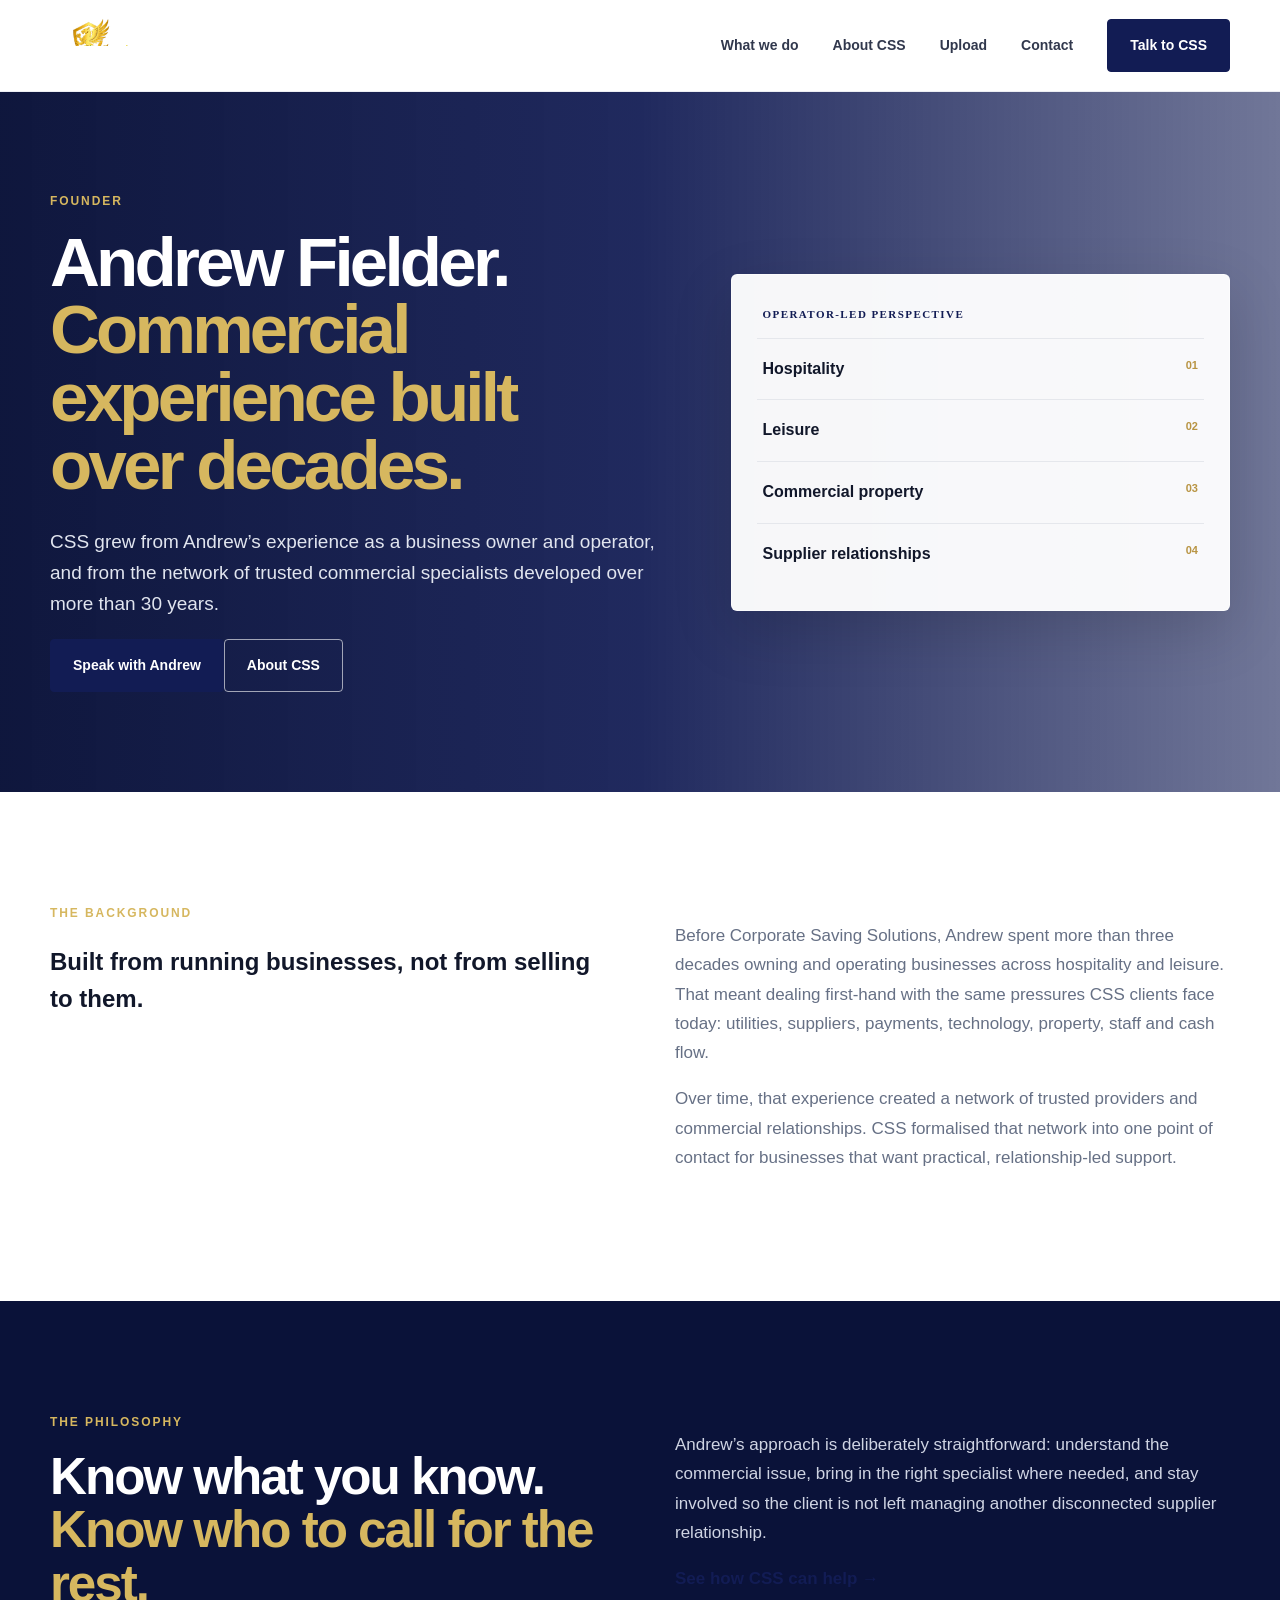
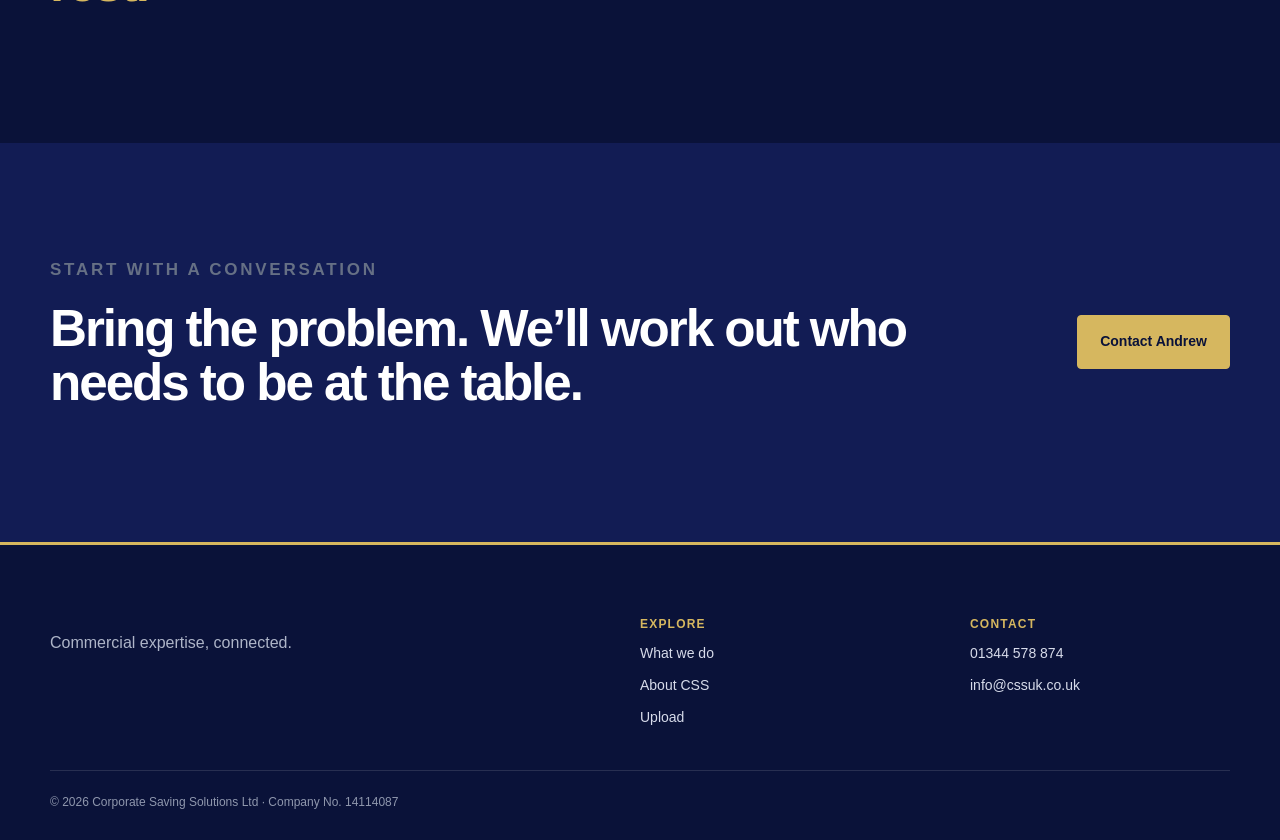
<file: founder.html>
<!doctype html><html lang="en"><head><meta charset="utf-8"><meta name="viewport" content="width=device-width,initial-scale=1"><title>Andrew Fielder | Corporate Saving Solutions</title><meta name="description" content="Meet Andrew Fielder, founder of Corporate Saving Solutions."><link rel="stylesheet" href="styles.css"></head><body><header class="site-header"><a class="brand" href="index.html"><img src="https://cssuk.co.uk/wp-content/uploads/2024/11/Capture-e1727956403938.png" alt="Corporate Saving Solutions"></a><button class="nav-toggle" aria-label="Open menu" onclick="document.body.classList.toggle('menu-open')">☰</button><nav><a href="what-we-do.html">What we do</a><a href="about.html">About CSS</a><a href="upload.html">Upload</a><a href="contact.html">Contact</a><a class="btn btn-small" href="contact.html">Talk to CSS</a></nav></header><main><section class="hero"><div class="hero-grid"></div><div class="hero-orb hero-orb-a"></div><div class="wrap hero-inner"><div class="hero-copy"><p class="eyebrow">Founder</p><h1>Andrew Fielder.<br><span>Commercial experience built over decades.</span></h1><p class="lead">CSS grew from Andrew’s experience as a business owner and operator, and from the network of trusted commercial specialists developed over more than 30 years.</p><div class="hero-actions"><a class="btn" href="contact.html">Speak with Andrew</a><a class="btn btn-ghost" href="about.html">About CSS</a></div></div><aside class="hero-card"><div class="hero-card-top"><span class="dot"></span><span>Operator-led perspective</span></div><div class="signal"><span>Hospitality</span><b>01</b></div><div class="signal"><span>Leisure</span><b>02</b></div><div class="signal"><span>Commercial property</span><b>03</b></div><div class="signal"><span>Supplier relationships</span><b>04</b></div></aside></div></section><section class="section"><div class="wrap split"><div><p class="eyebrow">The background</p><h2>Built from running businesses, not from selling to them.</h2></div><div class="body-copy"><p>Before Corporate Saving Solutions, Andrew spent more than three decades owning and operating businesses across hospitality and leisure. That meant dealing first-hand with the same pressures CSS clients face today: utilities, suppliers, payments, technology, property, staff and cash flow.</p><p>Over time, that experience created a network of trusted providers and commercial relationships. CSS formalised that network into one point of contact for businesses that want practical, relationship-led support.</p></div></div></section><section class="section dark"><div class="wrap split"><div><p class="eyebrow light">The philosophy</p><h2>Know what you know.<br><span>Know who to call for the rest.</span></h2></div><div class="body-copy"><p>Andrew’s approach is deliberately straightforward: understand the commercial issue, bring in the right specialist where needed, and stay involved so the client is not left managing another disconnected supplier relationship.</p><a class="text-link light-link" href="what-we-do.html">See how CSS can help →</a></div></div></section><section class="section review-band"><div class="wrap review-grid"><div><p class="eyebrow">Start with a conversation</p><h2>Bring the problem. We’ll work out who needs to be at the table.</h2></div><div><a class="btn btn-light" href="contact.html">Contact Andrew</a></div></div></section></main><footer><div class="wrap footer-grid"><div class="footer-brand"><img src="https://cssuk.co.uk/wp-content/uploads/2024/11/Capture-e1727956403938.png" alt="Corporate Saving Solutions"><p>Commercial expertise, connected.</p></div><div><strong>Explore</strong><a href="what-we-do.html">What we do</a><a href="about.html">About CSS</a><a href="upload.html">Upload</a></div><div><strong>Contact</strong><a href="tel:01344578874">01344 578 874</a><a href="mailto:info@cssuk.co.uk">info@cssuk.co.uk</a></div></div><div class="wrap legal">© 2026 Corporate Saving Solutions Ltd · Company No. 14114087</div></footer><script src="script.js"></script></body></html>
</file>
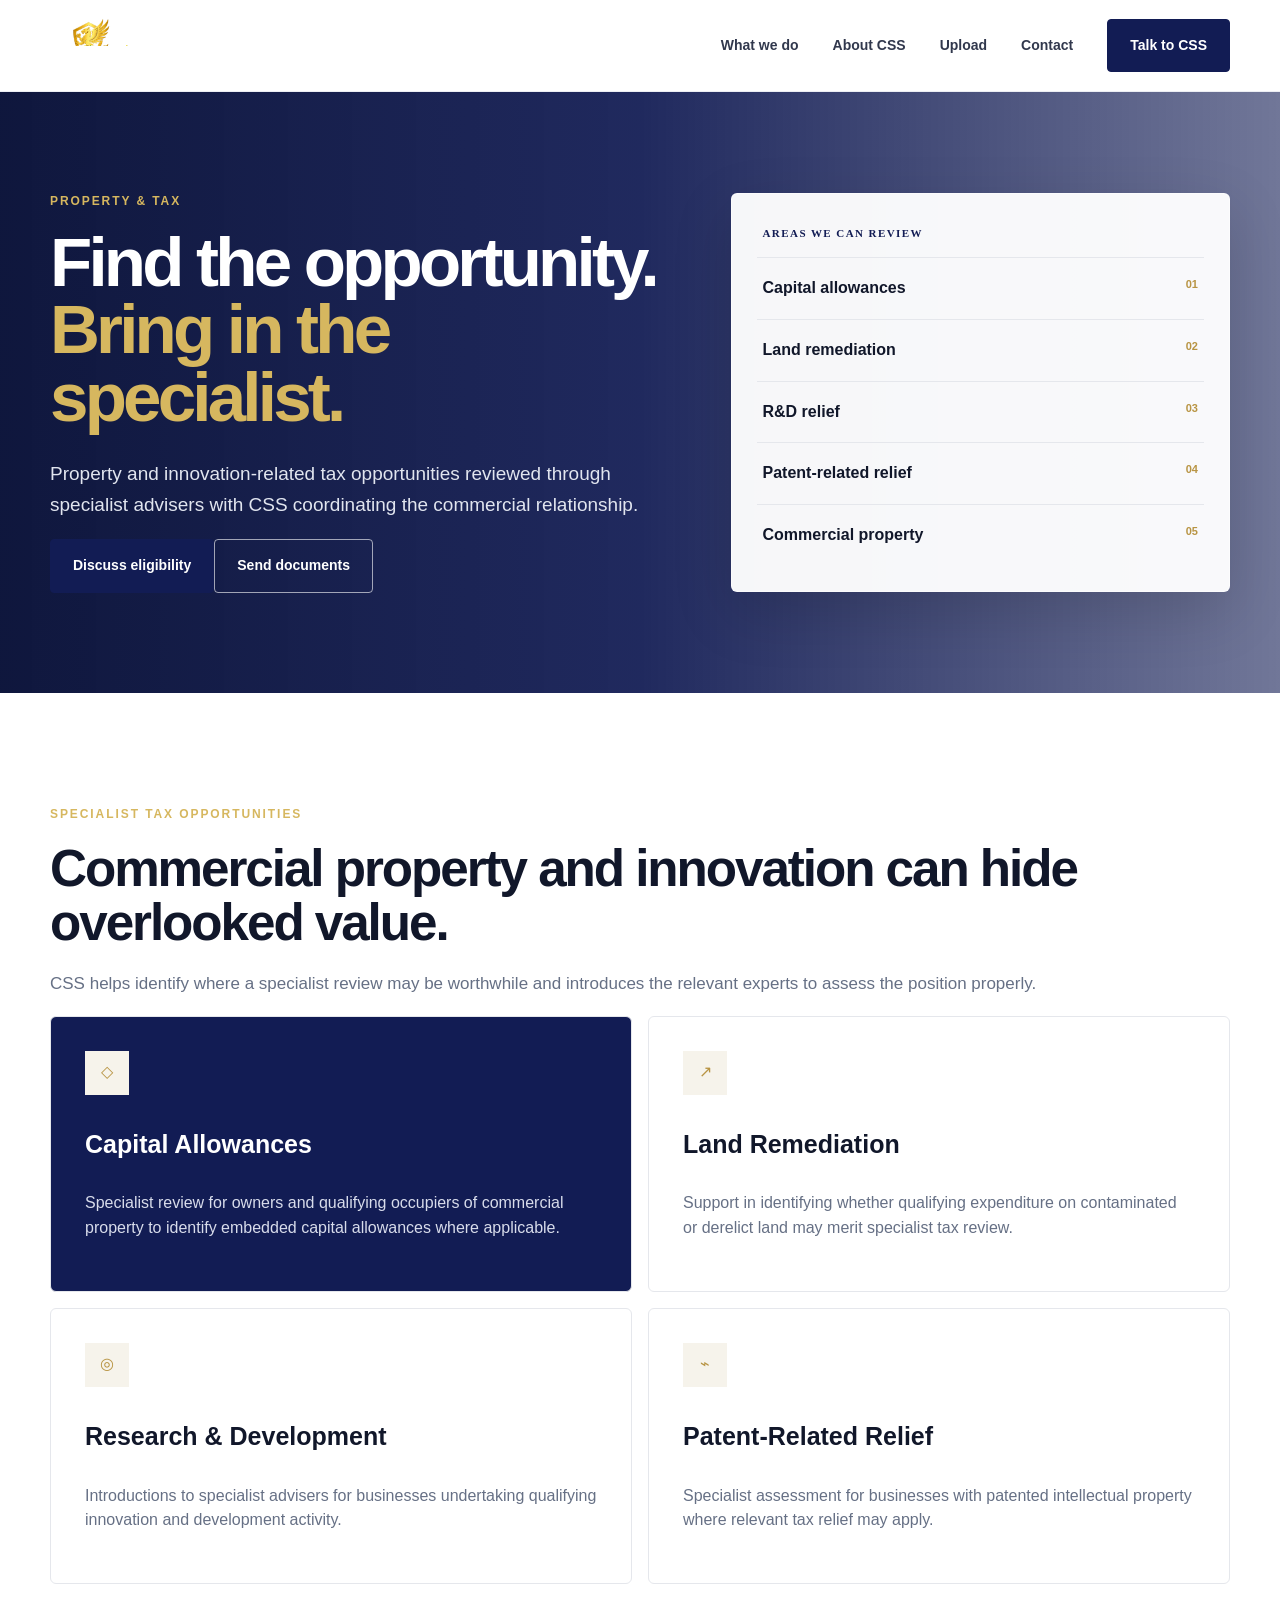
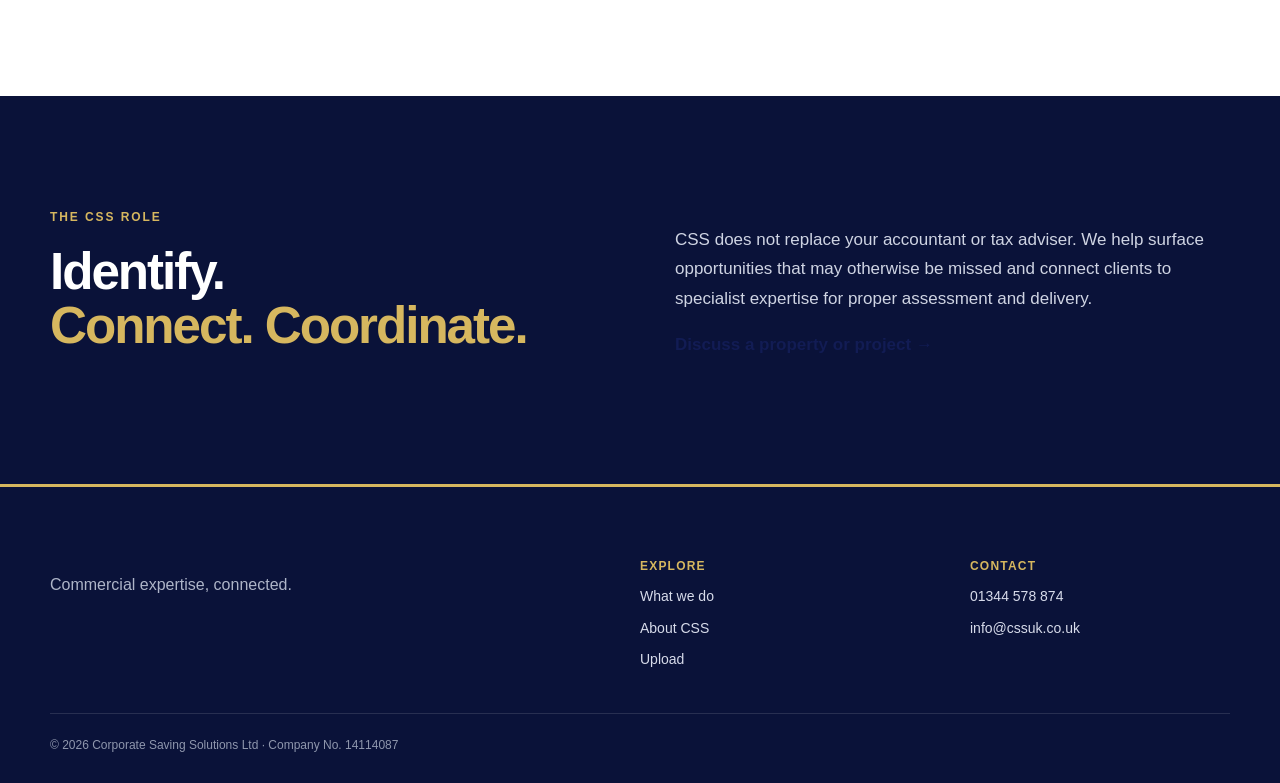
<file: property-tax.html>
<!doctype html><html lang="en"><head><meta charset="utf-8"><meta name="viewport" content="width=device-width,initial-scale=1"><title>Property & Tax | Corporate Saving Solutions</title><meta name="description" content="Capital allowances, land remediation and specialist tax opportunity support from Corporate Saving Solutions."><link rel="stylesheet" href="styles.css"></head><body><header class="site-header"><a class="brand" href="index.html"><img src="https://cssuk.co.uk/wp-content/uploads/2024/11/Capture-e1727956403938.png" alt="Corporate Saving Solutions"></a><button class="nav-toggle" aria-label="Open menu" onclick="document.body.classList.toggle('menu-open')">☰</button><nav><a href="what-we-do.html">What we do</a><a href="about.html">About CSS</a><a href="upload.html">Upload</a><a href="contact.html">Contact</a><a class="btn btn-small" href="contact.html">Talk to CSS</a></nav></header><main><section class="hero"><div class="hero-grid"></div><div class="hero-orb hero-orb-a"></div><div class="wrap hero-inner"><div class="hero-copy"><p class="eyebrow">Property & tax</p><h1>Find the opportunity.<br><span>Bring in the specialist.</span></h1><p class="lead">Property and innovation-related tax opportunities reviewed through specialist advisers with CSS coordinating the commercial relationship.</p><div class="hero-actions"><a class="btn" href="contact.html">Discuss eligibility</a><a class="btn btn-ghost" href="upload.html">Send documents</a></div></div><aside class="hero-card"><div class="hero-card-top"><span class="dot"></span><span>Areas we can review</span></div><div class="signal"><span>Capital allowances</span><b>01</b></div><div class="signal"><span>Land remediation</span><b>02</b></div><div class="signal"><span>R&D relief</span><b>03</b></div><div class="signal"><span>Patent-related relief</span><b>04</b></div><div class="signal"><span>Commercial property</span><b>05</b></div></aside></div></section><section class="section"><div class="wrap"><div class="section-head"><p class="eyebrow">Specialist tax opportunities</p><h2>Commercial property and innovation can hide overlooked value.</h2><p>CSS helps identify where a specialist review may be worthwhile and introduces the relevant experts to assess the position properly.</p></div><div class="cards"><article class="service-card featured"><div class="icon">◇</div><h3>Capital Allowances</h3><p>Specialist review for owners and qualifying occupiers of commercial property to identify embedded capital allowances where applicable.</p></article><article class="service-card"><div class="icon">↗</div><h3>Land Remediation</h3><p>Support in identifying whether qualifying expenditure on contaminated or derelict land may merit specialist tax review.</p></article><article class="service-card"><div class="icon">◎</div><h3>Research & Development</h3><p>Introductions to specialist advisers for businesses undertaking qualifying innovation and development activity.</p></article><article class="service-card"><div class="icon">⌁</div><h3>Patent-Related Relief</h3><p>Specialist assessment for businesses with patented intellectual property where relevant tax relief may apply.</p></article></div></div></section><section class="section dark"><div class="wrap split"><div><p class="eyebrow light">The CSS role</p><h2>Identify.<br><span>Connect. Coordinate.</span></h2></div><div class="body-copy"><p>CSS does not replace your accountant or tax adviser. We help surface opportunities that may otherwise be missed and connect clients to specialist expertise for proper assessment and delivery.</p><a class="text-link light-link" href="contact.html">Discuss a property or project →</a></div></div></section></main><footer><div class="wrap footer-grid"><div class="footer-brand"><img src="https://cssuk.co.uk/wp-content/uploads/2024/11/Capture-e1727956403938.png" alt="Corporate Saving Solutions"><p>Commercial expertise, connected.</p></div><div><strong>Explore</strong><a href="what-we-do.html">What we do</a><a href="about.html">About CSS</a><a href="upload.html">Upload</a></div><div><strong>Contact</strong><a href="tel:01344578874">01344 578 874</a><a href="mailto:info@cssuk.co.uk">info@cssuk.co.uk</a></div></div><div class="wrap legal">© 2026 Corporate Saving Solutions Ltd · Company No. 14114087</div></footer><script src="script.js"></script></body></html>
</file>
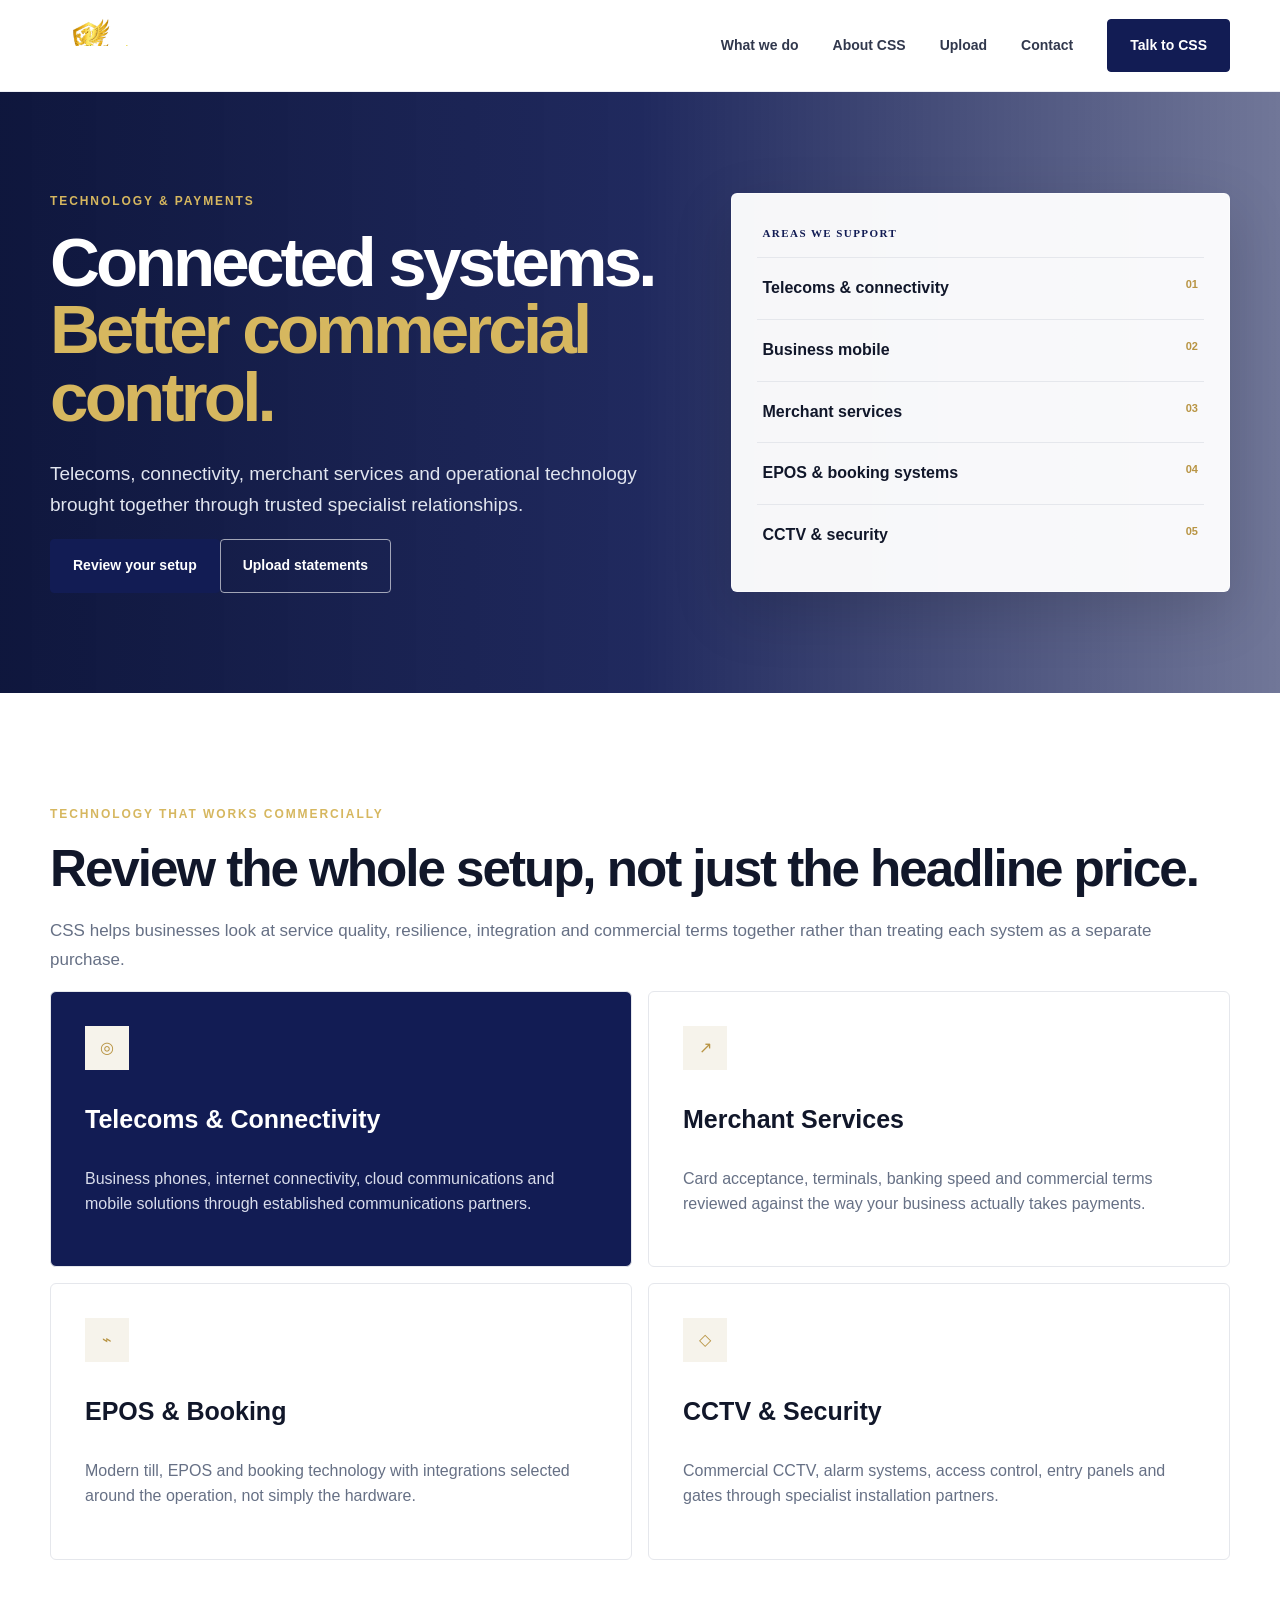
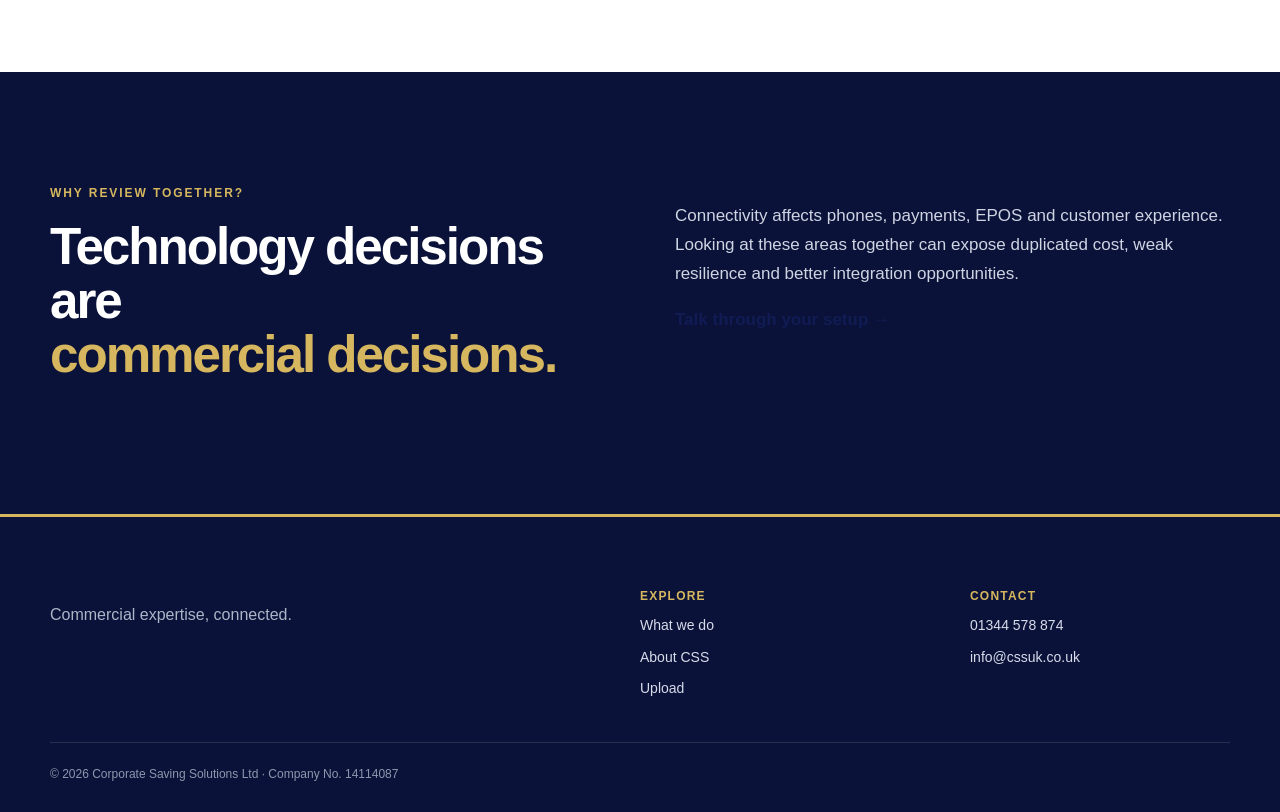
<file: technology-payments.html>
<!doctype html><html lang="en"><head><meta charset="utf-8"><meta name="viewport" content="width=device-width,initial-scale=1"><title>Technology & Payments | Corporate Saving Solutions</title><meta name="description" content="Business telecoms, connectivity, merchant services, EPOS and security technology through Corporate Saving Solutions."><link rel="stylesheet" href="styles.css"></head><body><header class="site-header"><a class="brand" href="index.html"><img src="https://cssuk.co.uk/wp-content/uploads/2024/11/Capture-e1727956403938.png" alt="Corporate Saving Solutions"></a><button class="nav-toggle" aria-label="Open menu" onclick="document.body.classList.toggle('menu-open')">☰</button><nav><a href="what-we-do.html">What we do</a><a href="about.html">About CSS</a><a href="upload.html">Upload</a><a href="contact.html">Contact</a><a class="btn btn-small" href="contact.html">Talk to CSS</a></nav></header><main><section class="hero"><div class="hero-grid"></div><div class="hero-orb hero-orb-a"></div><div class="wrap hero-inner"><div class="hero-copy"><p class="eyebrow">Technology & payments</p><h1>Connected systems.<br><span>Better commercial control.</span></h1><p class="lead">Telecoms, connectivity, merchant services and operational technology brought together through trusted specialist relationships.</p><div class="hero-actions"><a class="btn" href="contact.html">Review your setup</a><a class="btn btn-ghost" href="upload.html">Upload statements</a></div></div><aside class="hero-card"><div class="hero-card-top"><span class="dot"></span><span>Areas we support</span></div><div class="signal"><span>Telecoms & connectivity</span><b>01</b></div><div class="signal"><span>Business mobile</span><b>02</b></div><div class="signal"><span>Merchant services</span><b>03</b></div><div class="signal"><span>EPOS & booking systems</span><b>04</b></div><div class="signal"><span>CCTV & security</span><b>05</b></div></aside></div></section><section class="section"><div class="wrap"><div class="section-head"><p class="eyebrow">Technology that works commercially</p><h2>Review the whole setup, not just the headline price.</h2><p>CSS helps businesses look at service quality, resilience, integration and commercial terms together rather than treating each system as a separate purchase.</p></div><div class="cards"><article class="service-card featured"><div class="icon">◎</div><h3>Telecoms & Connectivity</h3><p>Business phones, internet connectivity, cloud communications and mobile solutions through established communications partners.</p></article><article class="service-card"><div class="icon">↗</div><h3>Merchant Services</h3><p>Card acceptance, terminals, banking speed and commercial terms reviewed against the way your business actually takes payments.</p></article><article class="service-card"><div class="icon">⌁</div><h3>EPOS & Booking</h3><p>Modern till, EPOS and booking technology with integrations selected around the operation, not simply the hardware.</p></article><article class="service-card"><div class="icon">◇</div><h3>CCTV & Security</h3><p>Commercial CCTV, alarm systems, access control, entry panels and gates through specialist installation partners.</p></article></div></div></section><section class="section dark"><div class="wrap split"><div><p class="eyebrow light">Why review together?</p><h2>Technology decisions are<br><span>commercial decisions.</span></h2></div><div class="body-copy"><p>Connectivity affects phones, payments, EPOS and customer experience. Looking at these areas together can expose duplicated cost, weak resilience and better integration opportunities.</p><a class="text-link light-link" href="contact.html">Talk through your setup →</a></div></div></section></main><footer><div class="wrap footer-grid"><div class="footer-brand"><img src="https://cssuk.co.uk/wp-content/uploads/2024/11/Capture-e1727956403938.png" alt="Corporate Saving Solutions"><p>Commercial expertise, connected.</p></div><div><strong>Explore</strong><a href="what-we-do.html">What we do</a><a href="about.html">About CSS</a><a href="upload.html">Upload</a></div><div><strong>Contact</strong><a href="tel:01344578874">01344 578 874</a><a href="mailto:info@cssuk.co.uk">info@cssuk.co.uk</a></div></div><div class="wrap legal">© 2026 Corporate Saving Solutions Ltd · Company No. 14114087</div></footer><script src="script.js"></script></body></html>
</file>
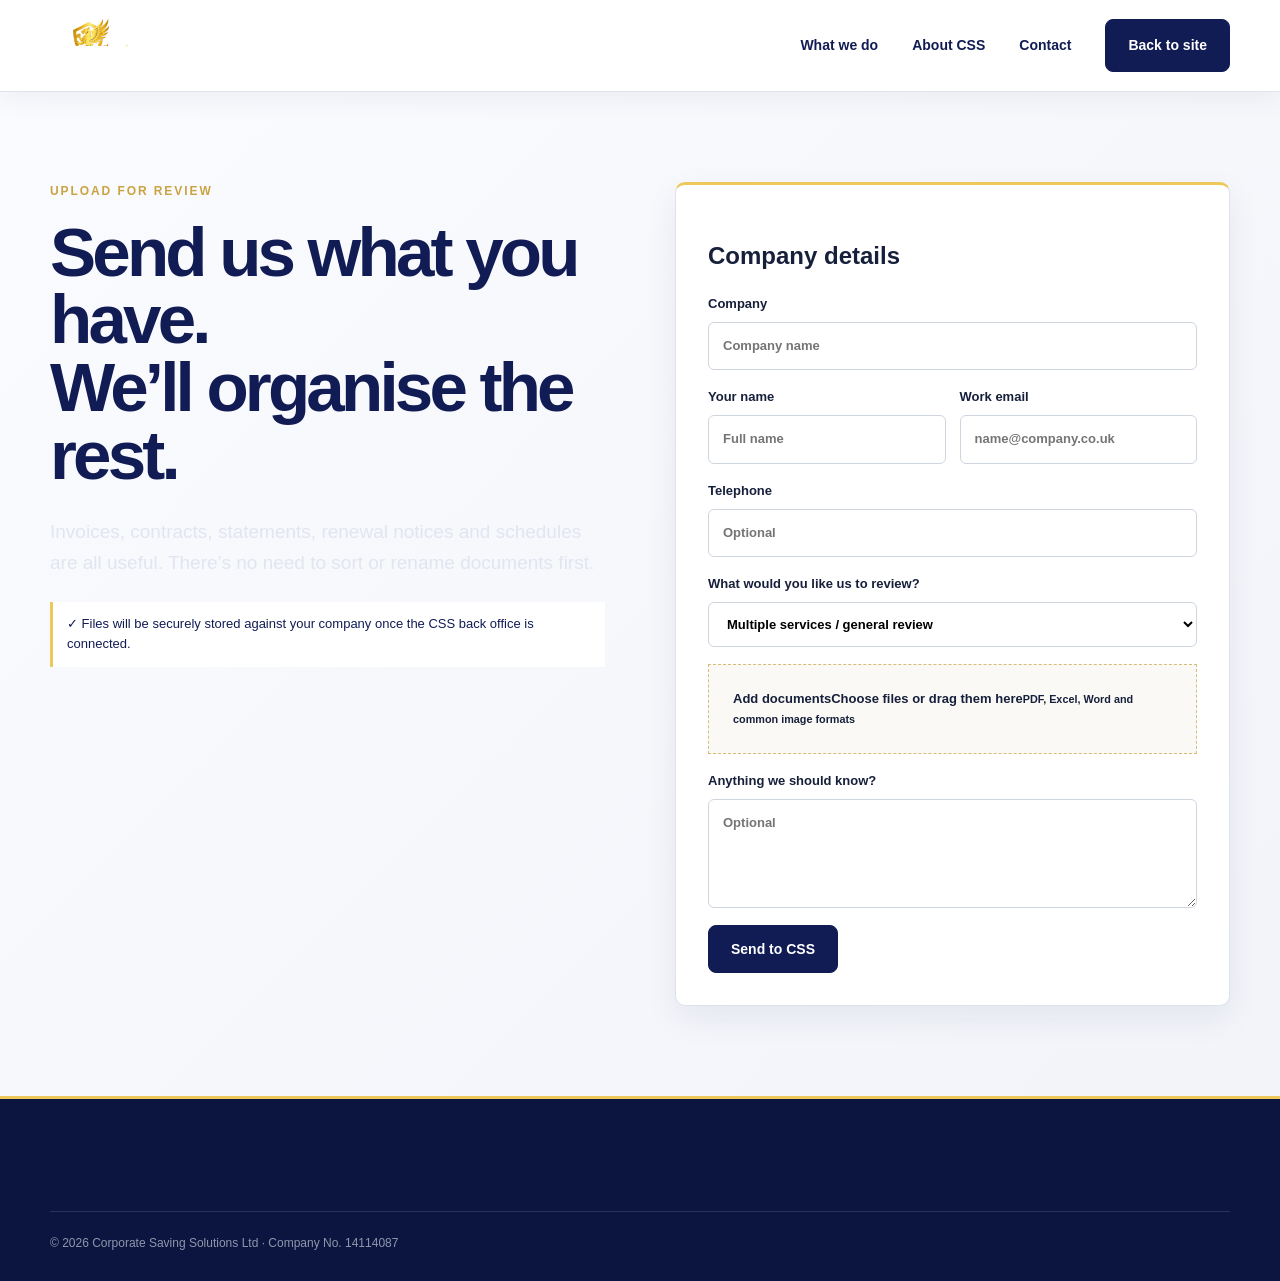
<file: upload.html>
<!doctype html>
<html lang="en">
<head>
  <meta charset="utf-8" />
  <meta name="viewport" content="width=device-width,initial-scale=1" />
  <title>Upload for Review | Corporate Saving Solutions</title>
  <meta name="description" content="Securely prepare documents for a commercial review by Corporate Saving Solutions." />
  <link rel="stylesheet" href="styles.css" />
  <link rel="stylesheet" href="brand.css" />
</head>
<body class="upload-page">
  <header class="site-header">
    <a class="brand" href="index.html"><img src="public/css-logo.png" alt="Corporate Saving Solutions" /></a>
    <nav><a href="what-we-do.html">What we do</a><a href="about.html">About CSS</a><a href="contact.html">Contact</a><a class="btn btn-small" href="index.html">Back to site</a></nav>
  </header>
  <main>
    <section class="upload-hero">
      <div class="wrap upload-wrap">
        <div>
          <p class="eyebrow">Upload for review</p>
          <h1>Send us what you have.<br><span>We’ll organise the rest.</span></h1>
          <p class="lead">Invoices, contracts, statements, renewal notices and schedules are all useful. There’s no need to sort or rename documents first.</p>
          <div class="security-note">✓ Files will be securely stored against your company once the CSS back office is connected.</div>
        </div>
        <form class="upload-card" onsubmit="event.preventDefault();document.getElementById('demo-note').hidden=false;">
          <h2>Company details</h2>
          <label>Company<input required placeholder="Company name"></label>
          <div class="form-row"><label>Your name<input required placeholder="Full name"></label><label>Work email<input required type="email" placeholder="name@company.co.uk"></label></div>
          <label>Telephone<input placeholder="Optional"></label>
          <label>What would you like us to review?<select><option>Multiple services / general review</option><option>Energy & utilities</option><option>Technology & payments</option><option>Finance & currency</option><option>Property & tax</option><option>Business operations</option></select></label>
          <label class="file-drop">Add documents<input type="file" multiple><span>Choose files or drag them here</span><small>PDF, Excel, Word and common image formats</small></label>
          <label>Anything we should know?<textarea rows="4" placeholder="Optional"></textarea></label>
          <button class="btn" type="submit">Send to CSS</button>
          <p id="demo-note" class="demo-note" hidden>Upload interface ready. Submission storage will be activated when the new Supabase project is connected.</p>
        </form>
      </div>
    </section>
  </main>
  <footer><div class="wrap legal">© 2026 Corporate Saving Solutions Ltd · Company No. 14114087</div></footer>
</body>
</html>
</file>
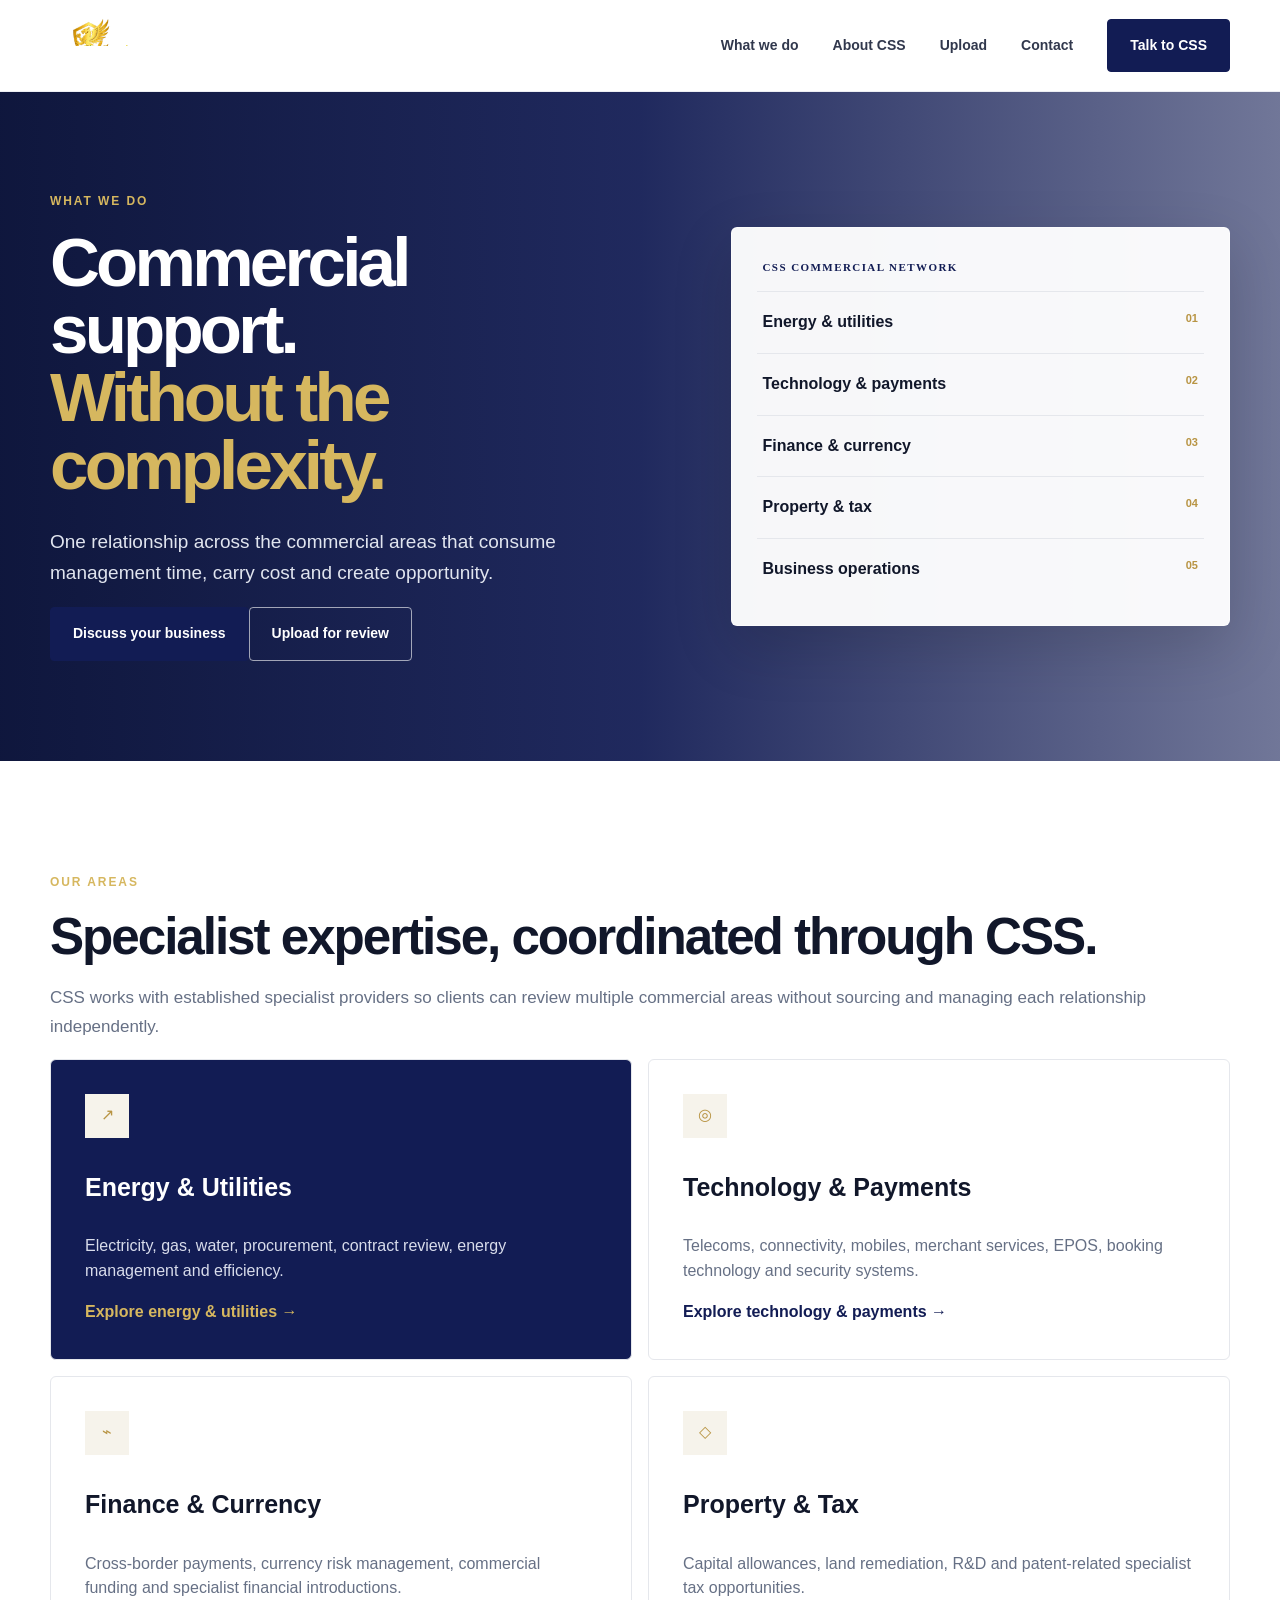
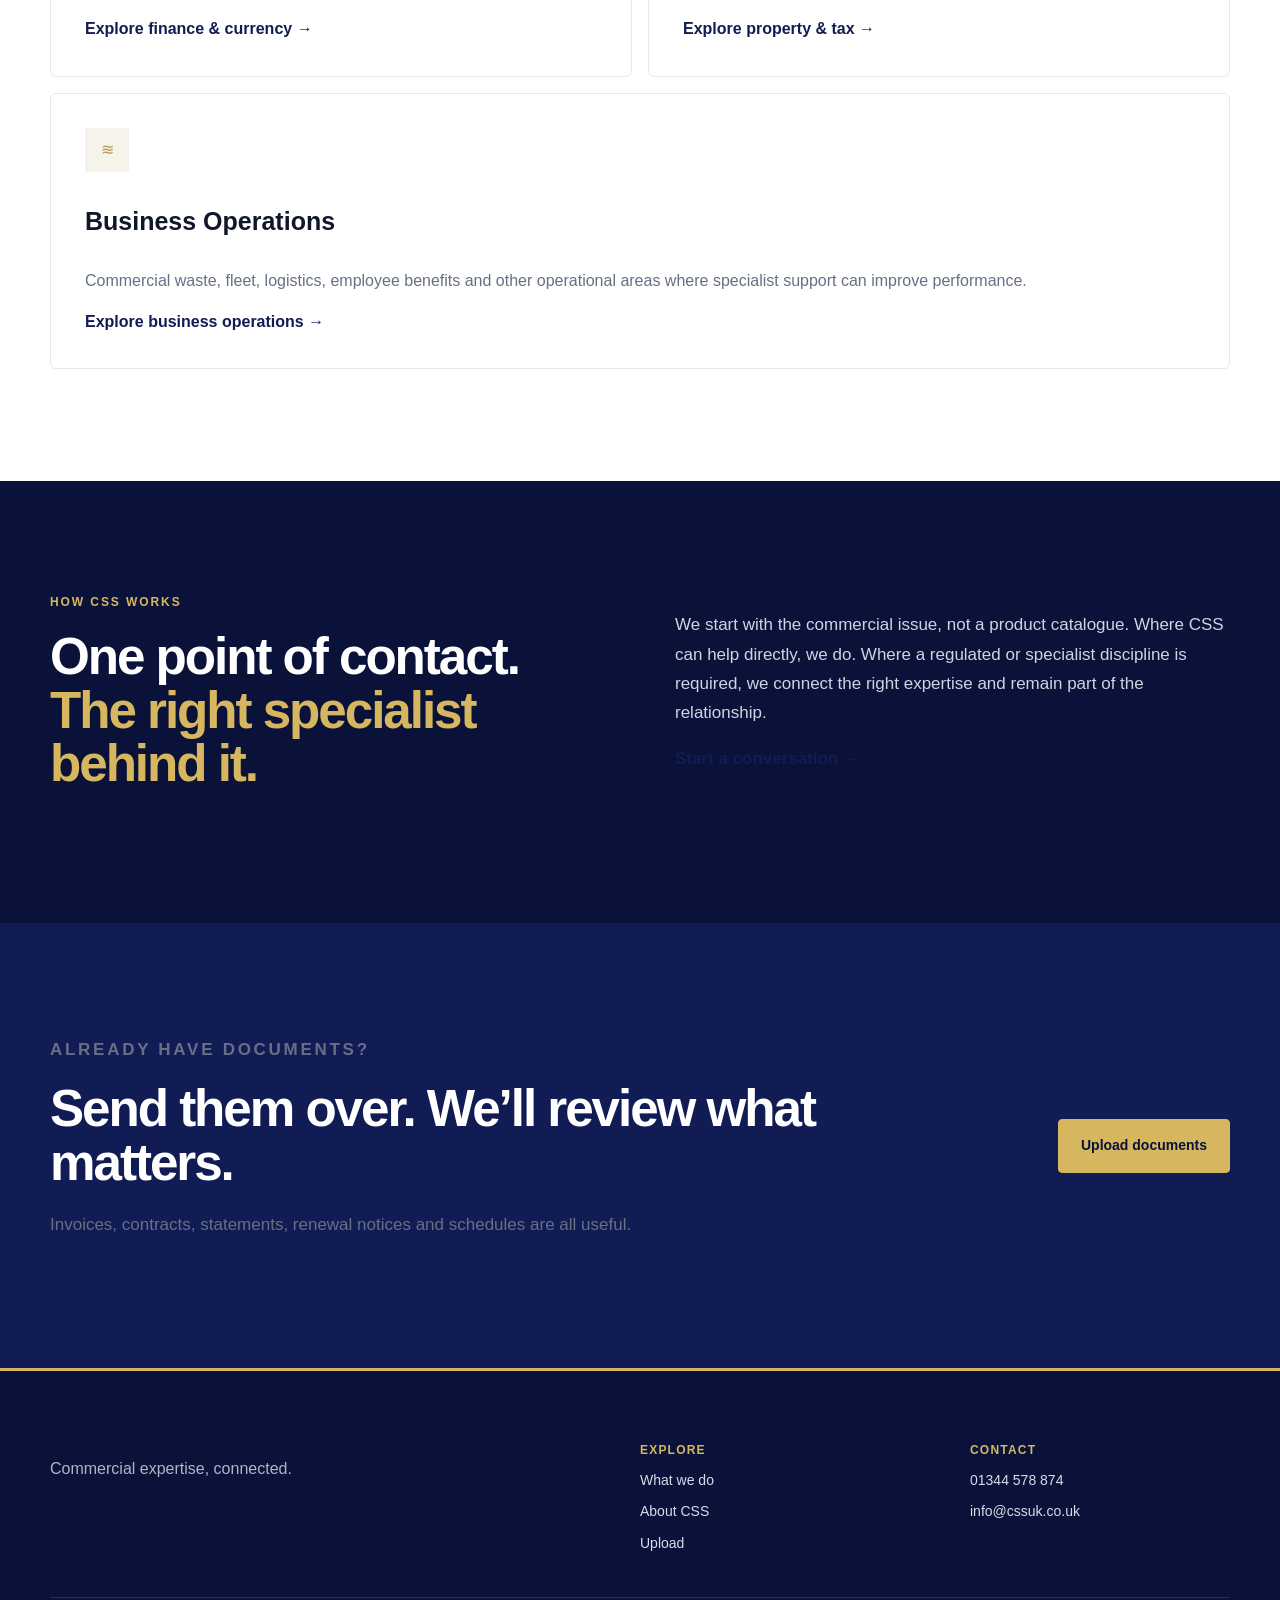
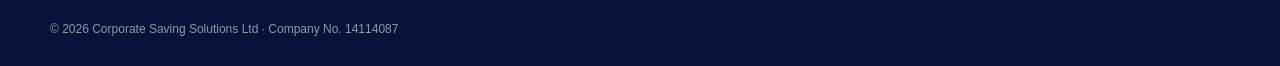
<file: what-we-do.html>
<!doctype html><html lang="en"><head><meta charset="utf-8"><meta name="viewport" content="width=device-width,initial-scale=1"><title>What We Do | Corporate Saving Solutions</title><meta name="description" content="Explore Corporate Saving Solutions across energy, technology, payments, finance, tax, property and business operations."><link rel="stylesheet" href="styles.css"></head><body><header class="site-header"><a class="brand" href="index.html"><img src="https://cssuk.co.uk/wp-content/uploads/2024/11/Capture-e1727956403938.png" alt="Corporate Saving Solutions"></a><button class="nav-toggle" aria-label="Open menu" onclick="document.body.classList.toggle('menu-open')">☰</button><nav><a href="what-we-do.html">What we do</a><a href="about.html">About CSS</a><a href="upload.html">Upload</a><a href="contact.html">Contact</a><a class="btn btn-small" href="contact.html">Talk to CSS</a></nav></header><main><section class="hero"><div class="hero-grid"></div><div class="hero-orb hero-orb-a"></div><div class="wrap hero-inner"><div class="hero-copy"><p class="eyebrow">What we do</p><h1>Commercial support.<br><span>Without the complexity.</span></h1><p class="lead">One relationship across the commercial areas that consume management time, carry cost and create opportunity.</p><div class="hero-actions"><a class="btn" href="contact.html">Discuss your business</a><a class="btn btn-ghost" href="upload.html">Upload for review</a></div></div><aside class="hero-card"><div class="hero-card-top"><span class="dot"></span><span>CSS commercial network</span></div><div class="signal"><span>Energy & utilities</span><b>01</b></div><div class="signal"><span>Technology & payments</span><b>02</b></div><div class="signal"><span>Finance & currency</span><b>03</b></div><div class="signal"><span>Property & tax</span><b>04</b></div><div class="signal"><span>Business operations</span><b>05</b></div></aside></div></section><section class="section"><div class="wrap"><div class="section-head"><p class="eyebrow">Our areas</p><h2>Specialist expertise, coordinated through CSS.</h2><p>CSS works with established specialist providers so clients can review multiple commercial areas without sourcing and managing each relationship independently.</p></div><div class="cards"><article class="service-card featured"><div class="icon">↗</div><h3>Energy & Utilities</h3><p>Electricity, gas, water, procurement, contract review, energy management and efficiency.</p><a href="energy-utilities.html">Explore energy & utilities <span>→</span></a></article><article class="service-card"><div class="icon">◎</div><h3>Technology & Payments</h3><p>Telecoms, connectivity, mobiles, merchant services, EPOS, booking technology and security systems.</p><a href="technology-payments.html">Explore technology & payments <span>→</span></a></article><article class="service-card"><div class="icon">⌁</div><h3>Finance & Currency</h3><p>Cross-border payments, currency risk management, commercial funding and specialist financial introductions.</p><a href="finance-currency.html">Explore finance & currency <span>→</span></a></article><article class="service-card"><div class="icon">◇</div><h3>Property & Tax</h3><p>Capital allowances, land remediation, R&D and patent-related specialist tax opportunities.</p><a href="property-tax.html">Explore property & tax <span>→</span></a></article><article class="service-card wide"><div class="icon">≋</div><h3>Business Operations</h3><p>Commercial waste, fleet, logistics, employee benefits and other operational areas where specialist support can improve performance.</p><a href="business-operations.html">Explore business operations <span>→</span></a></article></div></div></section><section class="section dark"><div class="wrap split"><div><p class="eyebrow light">How CSS works</p><h2>One point of contact.<br><span>The right specialist behind it.</span></h2></div><div class="body-copy"><p>We start with the commercial issue, not a product catalogue. Where CSS can help directly, we do. Where a regulated or specialist discipline is required, we connect the right expertise and remain part of the relationship.</p><a class="text-link light-link" href="contact.html">Start a conversation →</a></div></div></section><section class="section review-band"><div class="wrap review-grid"><div><p class="eyebrow">Already have documents?</p><h2>Send them over. We’ll review what matters.</h2><p>Invoices, contracts, statements, renewal notices and schedules are all useful.</p></div><div><a class="btn btn-light" href="upload.html">Upload documents</a></div></div></section></main><footer><div class="wrap footer-grid"><div class="footer-brand"><img src="https://cssuk.co.uk/wp-content/uploads/2024/11/Capture-e1727956403938.png" alt="Corporate Saving Solutions"><p>Commercial expertise, connected.</p></div><div><strong>Explore</strong><a href="what-we-do.html">What we do</a><a href="about.html">About CSS</a><a href="upload.html">Upload</a></div><div><strong>Contact</strong><a href="tel:01344578874">01344 578 874</a><a href="mailto:info@cssuk.co.uk">info@cssuk.co.uk</a></div></div><div class="wrap legal">© 2026 Corporate Saving Solutions Ltd · Company No. 14114087</div></footer><script src="script.js"></script></body></html>
</file>
<file: styles.css>
:root{--navy:#121c54;--navy-deep:#0a1239;--blue:#263b82;--gold:#d6b75f;--gold-deep:#b89443;--cream:#f6f3eb;--ink:#11172a;--muted:#667085;--line:#e5e7ec;--paper:#f7f8fb;--white:#fff}*{box-sizing:border-box}html{scroll-behavior:smooth}body{margin:0;font-family:"DM Sans",Arial,sans-serif;color:var(--ink);background:#fff;line-height:1.55;-webkit-font-smoothing:antialiased}h1,h2,h3,.brand,nav,.button{font-family:"Manrope",Arial,sans-serif}a{color:inherit;text-decoration:none}img{display:block;max-width:100%}.wrap{width:min(1180px,calc(100% - 48px));margin:auto}.site-header{height:92px;display:flex;align-items:center;justify-content:space-between;padding:0 max(24px,calc((100vw - 1180px)/2));position:sticky;top:0;z-index:40;background:rgba(255,255,255,.97);backdrop-filter:blur(14px);border-bottom:1px solid #eceef3}.brand{display:flex;align-items:center}.brand img{width:78px;height:78px;object-fit:cover;border-radius:2px}.site-header nav{display:flex;align-items:center;gap:34px;font-size:14px;font-weight:700;color:#31384d}.site-header nav a{position:relative}.site-header nav a:after{content:"";position:absolute;left:0;bottom:-8px;width:0;height:2px;background:var(--gold);transition:.2s}.site-header nav a:hover:after{width:100%}.nav-toggle{display:none;border:0;background:none;font:700 14px "Manrope";color:var(--navy)}.home-hero{min-height:680px;display:grid;grid-template-columns:1.02fr .98fr;background:#fff}.home-hero-copy{display:flex;align-items:center;padding:76px max(36px,calc((100vw - 1180px)/2)) 76px max(36px,calc((100vw - 1180px)/2))}.hero-copy-inner{max-width:690px}.kicker{text-transform:uppercase;letter-spacing:.18em;font-size:12px;font-weight:800;color:var(--gold-deep);margin:0 0 20px}.home-hero h1{font-size:clamp(58px,6.2vw,96px);line-height:.94;letter-spacing:-.06em;margin:0 0 30px;color:var(--navy);font-weight:800}.home-hero h1 em,.statement-section h2 em{font-style:normal;color:var(--gold-deep)}.hero-intro{font-size:21px;line-height:1.55;max-width:650px;color:#3c465e;margin:0 0 24px}.hero-audience{font-size:14px;color:#6d7589;max-width:610px;margin:0}.home-hero-image{min-height:680px;background:linear-gradient(90deg,rgba(10,18,57,.08),rgba(10,18,57,.02)),url('https://images.unsplash.com/photo-1758518730083-4c12527b6742?auto=format&fit=crop&fm=jpg&ixlib=rb-4.1.0&q=82&w=1800') center/cover no-repeat}.proof-bar{display:grid;grid-template-columns:repeat(4,1fr);border-top:1px solid var(--line);border-bottom:1px solid var(--line);background:#fff}.proof-bar>div{padding:29px 30px;border-right:1px solid var(--line)}.proof-bar>div:last-child{border-right:0}.proof-bar strong{display:block;font:700 19px "Manrope";color:var(--navy);margin-bottom:5px}.proof-bar span{font-size:13px;color:var(--muted)}.section{padding:112px 0}.services-home{background:#fff}.section-intro-row{display:grid;grid-template-columns:1.25fr .75fr;gap:80px;align-items:end;margin-bottom:58px}.section-intro-row h2,.statement-section h2,.image-story h2,.conversion-section h2{font-size:clamp(38px,4.2vw,62px);line-height:1.04;letter-spacing:-.045em;margin:0;color:var(--navy)}.section-intro-row>p{font-size:17px;color:var(--muted);margin:0 0 5px;line-height:1.7}.premium-grid{display:grid;grid-template-columns:repeat(2,1fr);border-top:1px solid var(--line);border-left:1px solid var(--line)}.service-tile{min-height:290px;padding:38px;display:flex;flex-direction:column;border-right:1px solid var(--line);border-bottom:1px solid var(--line);transition:.22s;background:#fff}.service-tile:hover{background:#fafaf8}.service-tile>span{font:700 12px "Manrope";color:var(--gold-deep);letter-spacing:.12em;margin-bottom:55px}.service-tile h3{font-size:27px;letter-spacing:-.03em;color:var(--navy);margin:0 0 12px}.service-tile p{color:var(--muted);margin:0 0 30px;max-width:520px}.service-tile b{margin-top:auto;font:700 13px "Manrope";color:var(--navy)}.wide-tile{grid-column:span 2;min-height:235px}.statement-section{background:var(--navy-deep);color:#fff;padding:120px 0}.statement-grid{display:grid;grid-template-columns:.35fr 1.2fr .75fr;gap:58px;align-items:start}.gold-kicker{color:var(--gold)}.statement-section h2{color:#fff;font-size:clamp(42px,5vw,70px)}.statement-copy{font-size:17px;color:#d9ddea;line-height:1.75}.statement-copy p{margin:0 0 20px}.statement-copy a{color:var(--gold);font-weight:700}.image-story{display:grid;grid-template-columns:1fr 1fr;min-height:650px;background:var(--cream)}.image-story-photo{background:url('https://images.unsplash.com/photo-1758518730083-4c12527b6742?auto=format&fit=crop&fm=jpg&ixlib=rb-4.1.0&q=82&w=1800') 20% center/cover no-repeat;filter:saturate(.8)}.image-story-copy{padding:90px max(40px,calc((100vw - 1180px)/2)) 90px 80px;display:flex;flex-direction:column;justify-content:center}.dark-kicker{color:var(--gold-deep)}.image-story h2{margin-bottom:24px}.image-story p{font-size:17px;color:#5e6677;line-height:1.75;max-width:590px}.text-cta{margin-top:20px;font-weight:700;color:var(--navy)}.conversion-section{padding:105px 0;background:#fff}.conversion-grid{display:grid;grid-template-columns:1fr auto;gap:60px;align-items:center}.conversion-grid>div:first-child{max-width:760px}.conversion-section h2{margin-bottom:18px}.conversion-section p{font-size:17px;color:var(--muted);max-width:650px}.conversion-actions{display:flex;gap:12px}.button,.btn{display:inline-flex;justify-content:center;align-items:center;padding:15px 22px;border-radius:4px;font-weight:700;font-size:14px;border:1px solid var(--navy);transition:.18s}.primary,.btn{background:var(--navy);color:#fff}.primary:hover,.btn:hover{background:var(--blue)}.secondary{background:#fff;color:var(--navy)}.secondary:hover{background:#f7f7f7}.premium-footer,footer .footer-grid{display:grid;grid-template-columns:2fr 1fr 1fr;gap:70px}footer{background:var(--navy-deep);color:#fff;padding:70px 0 28px;border-top:3px solid var(--gold)}footer strong{font-size:18px}footer p{color:#aeb5c8}.premium-footer>div:not(:first-child),footer .footer-grid>div:not(:first-child){display:flex;flex-direction:column;gap:10px}.premium-footer span,footer .footer-grid strong{color:var(--gold);font-size:12px;letter-spacing:.1em;text-transform:uppercase}.premium-footer a,footer a{color:#d7dbea;font-size:14px}.footer-brand img{display:none!important}.legal{border-top:1px solid rgba(255,255,255,.12);margin-top:42px;padding-top:22px;color:#8f97ad;font-size:12px}.hero{position:relative;color:#fff;background:linear-gradient(90deg,rgba(10,18,57,.98) 0%,rgba(18,28,84,.94) 50%,rgba(18,28,84,.6) 100%),url('https://images.unsplash.com/photo-1758518730083-4c12527b6742?auto=format&fit=crop&fm=jpg&ixlib=rb-4.1.0&q=80&w=1800') center/cover no-repeat;overflow:hidden}.hero-grid,.hero-orb{display:none}.hero-inner{min-height:590px;padding:100px 0;display:grid;grid-template-columns:1.1fr .9fr;gap:70px;align-items:center}.hero h1,.upload-hero h1{font-size:clamp(48px,5.4vw,78px);line-height:.98;letter-spacing:-.055em;margin:0 0 26px}.hero h1 span{color:var(--gold)}.hero .eyebrow,.eyebrow{font-size:12px;letter-spacing:.16em;text-transform:uppercase;font-weight:800;color:var(--gold);margin:0 0 18px}.lead{font-size:19px;color:#e1e5ef;line-height:1.65;max-width:700px}.hero-card{background:rgba(255,255,255,.96);color:var(--ink);padding:25px;border-radius:6px;border:1px solid rgba(255,255,255,.5);box-shadow:0 20px 60px rgba(0,0,0,.15)}.hero-card-top{font:800 11px "Manrope";letter-spacing:.13em;text-transform:uppercase;color:var(--navy);padding:8px 6px 18px}.signal{display:flex;justify-content:space-between;gap:20px;border-top:1px solid var(--line);padding:18px 6px;font-weight:700}.signal b{color:var(--gold-deep);font-size:11px}.trust-strip{background:#fff;color:var(--navy)}.trust-grid{display:grid;grid-template-columns:repeat(4,1fr)}.trust-grid>div{padding:24px;border-right:1px solid var(--line)}.trust-grid strong{display:block}.trust-grid span{color:var(--muted);font-size:13px}.cards{display:grid;grid-template-columns:repeat(2,1fr);gap:16px}.service-card{padding:34px;border:1px solid var(--line);border-radius:6px;background:#fff;min-height:250px;display:flex;flex-direction:column}.service-card.featured{background:var(--navy);color:#fff}.service-card.wide{grid-column:span 2}.service-card .icon{width:44px;height:44px;display:grid;place-items:center;background:var(--cream);color:var(--gold-deep);margin-bottom:30px}.service-card h3{font-size:25px;margin:0 0 12px}.service-card p{color:var(--muted)}.service-card.featured p{color:#d8dceb}.service-card a{margin-top:auto;font-weight:700;color:var(--navy)}.service-card.featured a{color:var(--gold)}.split,.founder-grid,.contact-grid,.upload-wrap{display:grid;grid-template-columns:1fr 1fr;gap:70px}.dark{background:var(--navy-deep);color:#fff}.dark h2,.founder h2,.review-band h2,.contact h2,.section-head h2{font-size:clamp(36px,4vw,56px);line-height:1.05;letter-spacing:-.04em;margin:0 0 20px}.dark h2 span{color:var(--gold)}.body-copy,.founder p,.review-band p,.contact p,.section-head>p:last-child{font-size:17px;line-height:1.72;color:var(--muted)}.dark .body-copy{color:#cfd4e3}.founder{background:var(--paper)}.founder-mark{aspect-ratio:1;background:var(--navy);color:var(--gold);display:grid;place-items:center;font:800 88px "Manrope"}.review-band{background:var(--navy);color:#fff}.review-grid{display:grid;grid-template-columns:1fr auto;gap:50px;align-items:center}.btn-light{background:var(--gold);color:var(--navy-deep);border-color:var(--gold)}.btn-ghost{background:transparent;color:#fff;border-color:rgba(255,255,255,.6)}.contact-form,.upload-card{padding:32px;border:1px solid var(--line);background:#fff}.contact-form label,.upload-card label{display:block;font-size:13px;font-weight:700;margin-bottom:17px}.contact-form input,.contact-form textarea,.upload-card input,.upload-card textarea,.upload-card select{width:100%;display:block;margin-top:8px;padding:13px 14px;border:1px solid #cfd5df;border-radius:3px;font:inherit}.form-row{display:grid;grid-template-columns:1fr 1fr;gap:14px}.upload-hero{background:var(--paper);padding:90px 0}.upload-hero h1{color:var(--navy)}.file-drop{border:1px dashed #b7a46c;padding:24px!important;background:#fbfaf6}.file-drop input{display:none}.security-note{margin-top:24px;padding:12px 14px;border-left:3px solid var(--gold);background:#fff;color:var(--navy);font-size:13px}.demo-note{font-size:13px;padding:12px;background:#f7f4ea;color:#62552f}.text-link{font-weight:700;color:var(--navy)}@media(max-width:900px){.site-header{height:82px}.brand img{width:68px;height:68px}.site-header nav{display:none}.nav-toggle{display:block}.menu-open .site-header{height:auto;align-items:flex-start;flex-wrap:wrap;padding-top:8px;padding-bottom:14px}.menu-open .site-header nav{display:flex;width:100%;flex-direction:column;align-items:flex-start;gap:17px;padding:20px 0}.home-hero{grid-template-columns:1fr}.home-hero-copy{padding:64px 28px}.home-hero-image{min-height:420px;order:-1}.home-hero h1{font-size:62px}.proof-bar{grid-template-columns:1fr 1fr}.section-intro-row,.statement-grid,.image-story,.conversion-grid,.hero-inner,.split,.founder-grid,.contact-grid,.upload-wrap{grid-template-columns:1fr}.statement-grid{gap:32px}.image-story-photo{min-height:430px}.image-story-copy{padding:70px 28px}.conversion-actions{justify-content:flex-start}.hero-inner{padding:78px 0}.hero-card{max-width:580px}.premium-footer,footer .footer-grid{grid-template-columns:1fr 1fr}.premium-footer>div:first-child,footer .footer-brand{grid-column:span 2}}@media(max-width:600px){.wrap{width:min(100% - 32px,1180px)}.site-header{padding:0 16px}.brand img{width:64px;height:64px}.home-hero-image{min-height:330px;background-position:58% center}.home-hero-copy{padding:48px 22px 56px}.home-hero h1{font-size:49px;line-height:.98}.hero-intro{font-size:18px}.proof-bar{grid-template-columns:1fr 1fr}.proof-bar>div{padding:20px 16px}.section{padding:76px 0}.section-intro-row{gap:24px;margin-bottom:40px}.section-intro-row h2,.statement-section h2,.image-story h2,.conversion-section h2{font-size:39px}.premium-grid{grid-template-columns:1fr}.wide-tile{grid-column:auto}.service-tile{min-height:240px;padding:28px}.service-tile>span{margin-bottom:35px}.statement-section{padding:80px 0}.image-story-photo{min-height:340px}.image-story-copy{padding:58px 22px}.conversion-section{padding:76px 0}.conversion-actions{flex-direction:column}.button{width:100%}.premium-footer,footer .footer-grid{grid-template-columns:1fr}.premium-footer>div:first-child,footer .footer-brand{grid-column:auto}.hero{background-position:60% center}.hero-inner{padding:62px 0}.hero h1,.upload-hero h1{font-size:45px}.cards{grid-template-columns:1fr}.service-card.wide{grid-column:auto}.form-row{grid-template-columns:1fr}.review-grid{grid-template-columns:1fr}.trust-grid{grid-template-columns:1fr 1fr}.founder-mark{max-width:200px}.contact-form,.upload-card{padding:22px}}
</file>
<file: refresh.css>
:root{--navy:#121c54;--navy-deep:#091033;--blue:#263a84;--gold:#d8ba63;--gold-deep:#b8933f;--cream:#f2eee4;--cream-2:#e8e0d0;--ink:#151a2e;--muted:#626a7d;--white:#fff;--line:rgba(18,28,84,.15)}
body{background:var(--cream);color:var(--ink)}
.site-header{height:88px;background:linear-gradient(120deg,#091033 0%,#121c54 68%,#17255f 100%)!important;border-bottom:1px solid rgba(216,186,99,.28)!important;box-shadow:none!important;position:sticky;overflow:hidden}.site-header:before{content:"";position:absolute;inset:0;pointer-events:none;background-image:linear-gradient(rgba(255,255,255,.025) 1px,transparent 1px),linear-gradient(90deg,rgba(255,255,255,.025) 1px,transparent 1px),radial-gradient(circle at 20% -20%,rgba(216,186,99,.13),transparent 34%);background-size:36px 36px,36px 36px,auto;opacity:.9}.site-header>*{position:relative;z-index:1}.site-header .brand{display:block!important;width:190px;height:72px;overflow:hidden;position:relative}.site-header .brand img{position:absolute!important;width:190px!important;height:190px!important;max-width:none!important;left:0;top:50%;transform:translateY(-50%) scale(1.52);transform-origin:center!important;object-fit:contain!important;border-radius:0!important;background:transparent!important}.site-header nav{color:#fff!important}.site-header nav a{color:#fff!important}.site-header nav a:after{background:var(--gold)!important}.nav-toggle{color:#fff!important}
.home-hero{position:relative!important;display:block!important;min-height:760px!important;background-image:linear-gradient(90deg,rgba(4,9,31,.94) 0%,rgba(9,16,51,.82) 42%,rgba(13,23,68,.48) 70%,rgba(13,23,68,.20) 100%),url('https://images.unsplash.com/photo-1686082939355-7acaed9a066a?auto=format&fit=crop&fm=jpg&q=88&w=2400')!important;background-size:cover!important;background-position:center 48%!important;color:#fff!important;overflow:hidden}.home-hero:before{content:"";position:absolute;inset:0;pointer-events:none;background-image:linear-gradient(rgba(255,255,255,.045) 1px,transparent 1px),linear-gradient(90deg,rgba(255,255,255,.045) 1px,transparent 1px),radial-gradient(circle at 18% 22%,rgba(216,186,99,.13),transparent 28%);background-size:60px 60px,60px 60px,auto;mix-blend-mode:soft-light;opacity:.78}.home-hero:after{content:"";position:absolute;left:0;right:0;bottom:0;height:2px;background:linear-gradient(90deg,var(--gold),rgba(216,186,99,.3),transparent)}.home-hero-copy{position:relative;z-index:2;min-height:760px;display:flex!important;align-items:center!important;padding:108px max(28px,calc((100vw - 1180px)/2))!important;background:none!important}.hero-copy-inner{max-width:760px!important}.home-hero .kicker{color:var(--gold)!important}.home-hero h1{color:#fff!important;font-size:clamp(58px,6vw,92px)!important;max-width:780px!important;text-shadow:0 2px 26px rgba(0,0,0,.22)}.home-hero h1 em{color:var(--gold)!important}.hero-intro{color:#f1f3f8!important;font-size:22px!important;max-width:680px!important}.hero-audience{color:#cfd5e4!important;font-size:14px!important}
.proof-bar{background:linear-gradient(120deg,#111b50,#1a296a)!important;border:0!important;color:#fff!important;position:relative;overflow:hidden}.proof-bar:before{content:"";position:absolute;inset:0;pointer-events:none;background-image:linear-gradient(rgba(255,255,255,.025) 1px,transparent 1px),linear-gradient(90deg,rgba(255,255,255,.025) 1px,transparent 1px);background-size:44px 44px}.proof-bar>div{border-right:1px solid rgba(255,255,255,.12)!important;padding:28px 30px!important;position:relative}.proof-bar strong{color:#fff!important}.proof-bar span{color:#b8c0d4!important}.proof-bar strong:after{content:"";display:block;width:24px;height:2px;background:var(--gold);margin-top:9px}
.services-home{background:linear-gradient(180deg,#f3efe6 0%,#e9e1d2 100%)!important}.section-intro-row h2{color:var(--navy)!important}.section-intro-row>p{color:#5f6470!important}.premium-grid{display:grid!important;grid-template-columns:1fr 1fr!important;border-top:1px solid rgba(18,28,84,.16)!important;border-left:0!important;gap:0!important}.service-tile{background:transparent!important;border:0!important;border-bottom:1px solid rgba(18,28,84,.15)!important;border-right:1px solid rgba(18,28,84,.10)!important;min-height:245px!important;position:relative;overflow:hidden;box-shadow:none!important;padding:34px 38px 38px!important}.service-tile:nth-child(2n){border-right:0!important}.service-tile:before{content:"";position:absolute;top:-1px;left:38px;width:48px;height:2px;background:var(--gold)}.service-tile:after{display:none!important}.service-tile:hover{background:rgba(255,255,255,.3)!important;transform:none!important}.service-tile>span{color:var(--gold-deep)!important;margin-bottom:34px!important}.service-tile h3{color:var(--navy)!important;font-size:29px!important}.service-tile p{color:#5e6473!important;max-width:500px}.wide-tile{grid-column:span 2;border-right:0!important;min-height:210px!important}
.statement-section{background:linear-gradient(120deg,var(--navy-deep),#17245f)!important;position:relative;overflow:hidden}.statement-section:before{content:"";position:absolute;inset:0;background-image:linear-gradient(rgba(255,255,255,.03) 1px,transparent 1px),linear-gradient(90deg,rgba(255,255,255,.03) 1px,transparent 1px),radial-gradient(circle at 86% 20%,rgba(216,186,99,.11),transparent 28%);background-size:50px 50px,50px 50px,auto;opacity:.82}.statement-section:after{content:"";position:absolute;width:460px;height:460px;border:1px solid rgba(216,186,99,.18);border-radius:50%;right:-190px;top:-200px}.statement-section .wrap{position:relative;z-index:1}.statement-section h2 em{color:var(--gold)!important}.statement-copy{color:#d6dbea!important}
.experience-section{padding:112px 0;background:linear-gradient(135deg,#e8dfcf 0%,#f6f1e7 100%);position:relative;overflow:hidden}.experience-section:before{content:"";position:absolute;inset:0;background-image:linear-gradient(rgba(18,28,84,.038) 1px,transparent 1px),linear-gradient(90deg,rgba(18,28,84,.038) 1px,transparent 1px);background-size:54px 54px;mask-image:linear-gradient(90deg,rgba(0,0,0,.5),rgba(0,0,0,.12) 72%,transparent)}.experience-grid{display:grid;grid-template-columns:1.05fr .95fr;gap:90px;position:relative;z-index:1;align-items:start}.experience-grid h2{font:800 clamp(38px,4.5vw,64px)/1.02 "Manrope",sans-serif;letter-spacing:-.045em;color:var(--navy);margin:0}.experience-grid>div:last-child>p{font-size:18px;line-height:1.75;color:#5c6270;margin:6px 0 34px}.experience-points{display:grid;border-top:1px solid rgba(18,28,84,.15)}.experience-points span{padding:18px 0 18px 24px;border-bottom:1px solid rgba(18,28,84,.15);font:700 14px "Manrope",sans-serif;color:var(--navy);position:relative}.experience-points span:before{content:"";position:absolute;left:0;top:25px;width:8px;height:8px;background:var(--gold);border-radius:50%}
.conversion-section{background:linear-gradient(120deg,#10194c,#1a2868)!important;color:#fff!important;position:relative;overflow:hidden}.conversion-section:before{content:"";position:absolute;inset:0;background-image:linear-gradient(rgba(255,255,255,.03) 1px,transparent 1px),linear-gradient(90deg,rgba(255,255,255,.03) 1px,transparent 1px),linear-gradient(120deg,rgba(216,186,99,.1),transparent 35%);background-size:46px 46px,46px 46px,auto;pointer-events:none}.conversion-section .wrap{position:relative;z-index:1}.conversion-section h2{color:#fff!important}.conversion-section p{color:#d5dbea!important}.conversion-section .kicker{color:var(--gold)!important}.conversion-section .contact-lines{display:flex!important;gap:24px!important;flex-wrap:wrap!important;margin-top:28px}.conversion-section .contact-lines a{color:#fff!important}.conversion-actions{gap:10px!important}.conversion-section .button{min-width:170px!important;padding:13px 20px!important;border-radius:3px!important}.conversion-section .primary{background:var(--gold)!important;color:var(--navy-deep)!important;border-color:var(--gold)!important}.conversion-section .secondary{background:transparent!important;color:#fff!important;border-color:rgba(216,186,99,.72)!important}
footer{background:var(--navy-deep)!important;border-top:2px solid var(--gold)!important;position:relative;overflow:hidden}footer:before{content:"";position:absolute;inset:0;background-image:linear-gradient(rgba(255,255,255,.018) 1px,transparent 1px),linear-gradient(90deg,rgba(255,255,255,.018) 1px,transparent 1px);background-size:50px 50px;pointer-events:none}footer>.wrap{position:relative;z-index:1}
@media(max-width:900px){.site-header{height:80px}.site-header .brand{width:170px;height:66px}.site-header .brand img{width:172px!important;height:172px!important;transform:translateY(-50%) scale(1.52)}.home-hero{min-height:690px!important;background-position:58% center!important}.home-hero-copy{min-height:690px!important;padding:76px 28px!important}.home-hero h1{font-size:58px!important}.proof-bar{grid-template-columns:1fr 1fr!important}.services-home{padding-top:84px!important}.experience-grid{grid-template-columns:1fr;gap:34px}}
@media(max-width:600px){.site-header{height:76px}.site-header .brand{width:154px;height:62px}.site-header .brand img{width:158px!important;height:158px!important;transform:translateY(-50%) scale(1.55)}.home-hero{min-height:650px!important;background-image:linear-gradient(90deg,rgba(4,9,31,.94) 0%,rgba(9,16,51,.82) 58%,rgba(13,23,68,.36) 100%),url('https://images.unsplash.com/photo-1686082939355-7acaed9a066a?auto=format&fit=crop&fm=jpg&q=86&w=1600')!important;background-position:58% center!important}.home-hero-copy{min-height:650px!important;padding:62px 22px!important}.home-hero h1{font-size:48px!important;line-height:.98!important}.hero-intro{font-size:18px!important}.proof-bar>div{padding:21px 16px!important}.premium-grid{grid-template-columns:1fr!important}.service-tile,.wide-tile{grid-column:auto!important;border-right:0!important;min-height:220px!important;padding:30px 24px!important}.service-tile:before{left:24px}.experience-section{padding:78px 0}.experience-grid h2{font-size:42px}.conversion-section{padding:82px 0!important}.conversion-actions{flex-direction:column!important}.conversion-section .button{width:100%!important}}
</file>
<file: logo-fix.css>
.site-header{height:106px!important;background:#f4efe4!important;border-bottom:1px solid rgba(18,28,84,.12)!important;box-shadow:none!important;overflow:hidden}.site-header:before{content:"";position:absolute;inset:0;pointer-events:none;background-image:linear-gradient(rgba(18,28,84,.035) 1px,transparent 1px),linear-gradient(90deg,rgba(18,28,84,.035) 1px,transparent 1px),radial-gradient(circle at 18% 0%,rgba(216,186,99,.12),transparent 35%)!important;background-size:34px 34px,34px 34px,auto!important;opacity:.65!important}.site-header>*{position:relative;z-index:1}.site-header .brand{display:flex!important;align-items:center!important;width:112px!important;height:100px!important;min-width:112px!important;text-decoration:none!important;background:none!important;overflow:visible!important}.site-header .brand img,.site-header .brand-logo{display:block!important;position:static!important;width:94px!important;height:94px!important;max-width:94px!important;object-fit:contain!important;object-position:center!important;transform:none!important;background:transparent!important;border-radius:0!important;filter:none!important}.site-header nav a{color:#121c54!important}.site-header nav a:after{background:#d6b75f!important}.nav-toggle{color:#121c54!important;font-weight:700!important}
@media(max-width:900px){.site-header{height:100px!important}.site-header .brand{width:104px!important;height:94px!important;min-width:104px!important}.site-header .brand img,.site-header .brand-logo{width:88px!important;height:88px!important;max-width:88px!important}}
@media(max-width:600px){.site-header{height:96px!important;padding-left:18px!important;padding-right:18px!important}.site-header .brand{width:100px!important;height:90px!important;min-width:100px!important}.site-header .brand img,.site-header .brand-logo{width:84px!important;height:84px!important;max-width:84px!important}.nav-toggle{font-size:17px!important}}
</file>
<file: brand.css>
:root{--brand-navy:#121c54;--brand-navy-deep:#0c153f;--brand-blue:#253a86;--brand-gold:#edc85b;--brand-gold-deep:#caa342;--brand-gold-soft:#f7edc7;--ink:#17203b;--muted:#667089;--line:#dde2ee;--paper:#f7f8fb;--shadow:0 18px 45px rgba(18,28,84,.10)}
.site-header{background:rgba(255,255,255,.97);border-bottom:1px solid rgba(18,28,84,.12);box-shadow:0 8px 26px rgba(18,28,84,.05)}
.brand img,.footer-brand img{object-fit:contain}
.site-header nav>a:not(.btn){color:var(--brand-navy);font-weight:750}
.site-header nav>a:not(.btn):hover{color:var(--brand-gold-deep)}
.btn{background:var(--brand-navy);color:#fff;box-shadow:none;border-radius:8px}
.btn:hover{background:var(--brand-blue)}
.hero{background:linear-gradient(125deg,var(--brand-navy-deep) 0%,var(--brand-navy) 64%,#1b2c70 100%)}
.hero-grid{background-image:linear-gradient(rgba(255,255,255,.035) 1px,transparent 1px),linear-gradient(90deg,rgba(255,255,255,.035) 1px,transparent 1px)}
.hero-orb-a{background:radial-gradient(circle,rgba(237,200,91,.16),transparent 70%)}
.hero-orb-b{background:radial-gradient(circle,rgba(255,255,255,.07),transparent 70%)}
.hero .eyebrow{color:var(--brand-gold)}
.hero h1 span{color:#fff}
.hero .lead{color:#e9ecf6}
.hero-card{border-radius:12px;border:1px solid rgba(237,200,91,.34);box-shadow:0 18px 50px rgba(4,10,38,.22)}
.hero-card-top{color:var(--brand-navy)}
.dot{background:var(--brand-gold);box-shadow:0 0 0 4px rgba(237,200,91,.16)}
.signal b{color:var(--brand-gold-deep)}
.trust-strip{background:#fff;color:var(--brand-navy);border-bottom:1px solid var(--line)}
.trust-grid{border-left:1px solid var(--line)}
.trust-grid>div{border-right:1px solid var(--line)}
.trust-grid strong{color:var(--brand-navy)}
.trust-grid span{color:var(--muted)}
.trust-grid strong:after{content:"";display:block;width:28px;height:2px;background:var(--brand-gold);margin-top:8px}
#solutions{background:#fff}
.eyebrow{color:var(--brand-gold-deep)}
.section-head h2,.founder h2,.contact h2{color:var(--brand-navy)}
.service-card{border-color:var(--line);border-radius:10px;box-shadow:0 7px 20px rgba(18,28,84,.045)}
.service-card:before{height:3px;background:var(--brand-gold)}
.service-card:nth-child(2),.service-card:nth-child(3),.service-card:nth-child(4),.service-card.wide{background:#fff}
.service-card.featured{background:var(--brand-navy);color:#fff;border-color:var(--brand-navy)}
.service-card .icon{border-radius:8px;background:var(--brand-gold-soft);color:var(--brand-navy)}
.service-card.featured .icon{background:rgba(237,200,91,.12);color:var(--brand-gold)}
.service-card a,.text-link{color:var(--brand-navy)}
.service-card.featured a{color:var(--brand-gold)}
.dark{background:var(--brand-navy-deep)}
.dark h2 span{color:var(--brand-gold)}
.eyebrow.light{color:var(--brand-gold)}
.founder{background:var(--paper)}
.founder-mark{border-radius:12px;background:var(--brand-navy);color:var(--brand-gold);box-shadow:none;border:1px solid rgba(237,200,91,.35)}
.review-band{background:linear-gradient(110deg,var(--brand-navy),#1d2f74);color:#fff;border-top:1px solid rgba(237,200,91,.28);border-bottom:1px solid rgba(237,200,91,.28)}
.review-band .eyebrow{color:var(--brand-gold)}
.review-band p{color:#e7eaf3}
.review-band .btn-light{background:var(--brand-gold);color:var(--brand-navy-deep);border:1px solid var(--brand-gold);font-weight:850}
.review-band .btn-ghost{border:1px solid rgba(237,200,91,.8);color:#fff;background:transparent}
.contact{background:#fff}
.contact-form,.upload-card{border-radius:10px;border:1px solid var(--line);border-top:3px solid var(--brand-gold);box-shadow:0 12px 34px rgba(18,28,84,.07)}
.contact-form input,.contact-form textarea,.upload-card input,.upload-card textarea,.upload-card select{border-radius:6px;background:#fff}
.contact-form input:focus,.contact-form textarea:focus,.upload-card input:focus,.upload-card textarea:focus,.upload-card select:focus{border-color:var(--brand-gold-deep);box-shadow:0 0 0 3px rgba(237,200,91,.15)}
footer{background:var(--brand-navy-deep);border-top:3px solid var(--brand-gold)}
.footer-brand img{background:transparent;padding:0;border-radius:0;width:220px}
footer strong{color:var(--brand-gold)}
.upload-hero{background:linear-gradient(135deg,#fafbfe,#f2f4f9)}
.upload-hero h1 span{color:var(--brand-navy)}
.security-note{border-left-color:var(--brand-gold);color:var(--brand-navy)}
.file-drop{background:#faf9f5;border-color:#d4bd78}
@media(max-width:600px){.btn{border-radius:7px}.hero-card,.service-card,.contact-form,.upload-card{border-radius:9px}}
</file>
